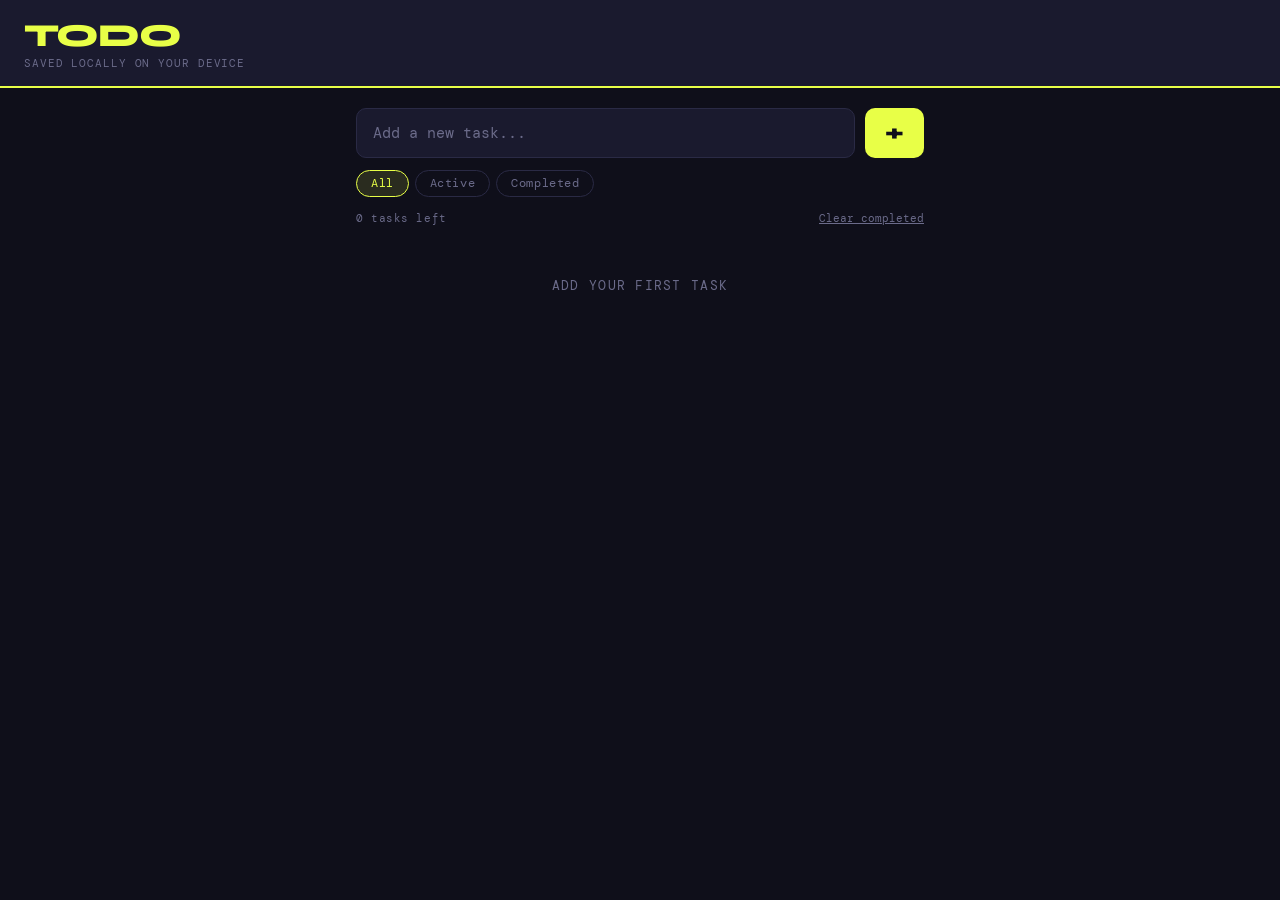
<file: index.html>
<!DOCTYPE html>
<html lang="en">
<head>
  <meta charset="UTF-8" />
  <meta name="viewport" content="width=device-width, initial-scale=1.0" />
  <meta name="theme-color" content="#1a1a2e" />
  <meta name="apple-mobile-web-app-capable" content="yes" />
  <link rel="stylesheet" href="styles.css">
  <title>Todo App</title>
  
</head>
<body>

<header>
  <h1>TODO</h1>
  <p>Saved locally on your device</p>
</header>

<div class="input-area">
  <div class="input-row">
    <input type="text" id="todoInput" placeholder="Add a new task..." maxlength="200" />
    <button id="addBtn" aria-label="Add todo">+</button>
  </div>
  <div class="filters">
    <button class="active" data-filter="all">All</button>
    <button data-filter="active">Active</button>
    <button data-filter="completed">Completed</button>
  </div>
</div>

<div class="footer-bar">
  <span id="countLabel">0 tasks</span>
  <button class="clear-btn" id="clearBtn">Clear completed</button>
</div>

<div class="list" id="todoListThisWeek"></div>

<script>
  const input = document.getElementById('todoInput');
  const addBtn = document.getElementById('addBtn');
  const listThisWeekEl = document.getElementById('todoListThisWeek');
  const countLabel = document.getElementById('countLabel');
  const clearBtn = document.getElementById('clearBtn');
  const filterBtns = document.querySelectorAll('.filters button');

  let todos = JSON.parse(localStorage.getItem('todos') || '[]');
  let filter = 'all';

  function save() {
    localStorage.setItem('todos', JSON.stringify(todos));
  }

  function addTodo() {
    const text = input.value.trim();
    if (!text) return;
    todos.unshift({ id: Date.now(), text, done: false });
    input.value = '';
    save();
    renderThisWeek();
  }

  function toggleTodo(id) {
    const t = todos.find(t => t.id === id);
    if (t) t.done = !t.done;
    save();
    renderThisWeek();
  }

  function deleteTodo(id) {
    todos = todos.filter(t => t.id !== id);
    save();
    renderThisWeek();
  }

  function clearCompleted() {
    todos = todos.filter(t => !t.done);
    save();
    renderThisWeek();
  }

  function renderThisWeek() {
    console.log(JSON.stringify(todos, null, 2));
    const filtered = todos.filter(t => {
      if (filter === 'active') return !t.done;
      if (filter === 'completed') return t.done;
      return true;
    });

    const active = todos.filter(t => !t.done).length;
    countLabel.textContent = `${active} task${active !== 1 ? 's' : ''} left`;

    listThisWeekEl.innerHTML = filtered.length === 0
      ? `<p class="empty">${filter === 'completed' ? 'No completed tasks' : filter === 'active' ? 'Nothing to do!' : 'Add your first task'}</p>`
      : filtered.map(t => `
          <div class="todo-item ${t.done ? 'done' : ''}">
            <button class="check-btn" onclick="toggleTodo(${t.id})" aria-label="Toggle">✓</button>
            <span class="todo-text">${escapeHtml(t.text)}</span>
            <button class="del-btn" onclick="deleteTodo(${t.id})" aria-label="Delete">✕</button>
          </div>
        `).join('');
  }

  function escapeHtml(str) {
    return str.replace(/&/g,'&amp;').replace(/</g,'&lt;').replace(/>/g,'&gt;').replace(/"/g,'&quot;');
  }

  addBtn.addEventListener('click', addTodo);
  input.addEventListener('keydown', e => { if (e.key === 'Enter') addTodo(); });
  clearBtn.addEventListener('click', clearCompleted);

  filterBtns.forEach(btn => {
    btn.addEventListener('click', () => {
      filter = btn.dataset.filter;
      filterBtns.forEach(b => b.classList.remove('active'));
      btn.classList.add('active');
      renderThisWeek();
    });
  });

  renderThisWeek();

  // Register service worker for offline use
  if ('serviceWorker' in navigator) {
    const swCode = `
      const CACHE = 'todo-v1';
      self.addEventListener('install', e => {
        e.waitUntil(caches.open(CACHE).then(c => c.addAll(['./', './index.html'])));
      });
      self.addEventListener('fetch', e => {
        e.respondWith(caches.match(e.request).then(r => r || fetch(e.request)));
      });
    `;
    const blob = new Blob([swCode], { type: 'application/javascript' });
    const swUrl = URL.createObjectURL(blob);
    navigator.serviceWorker.register(swUrl).catch(() => {});
  }
</script>
</body>
</html>
</file>
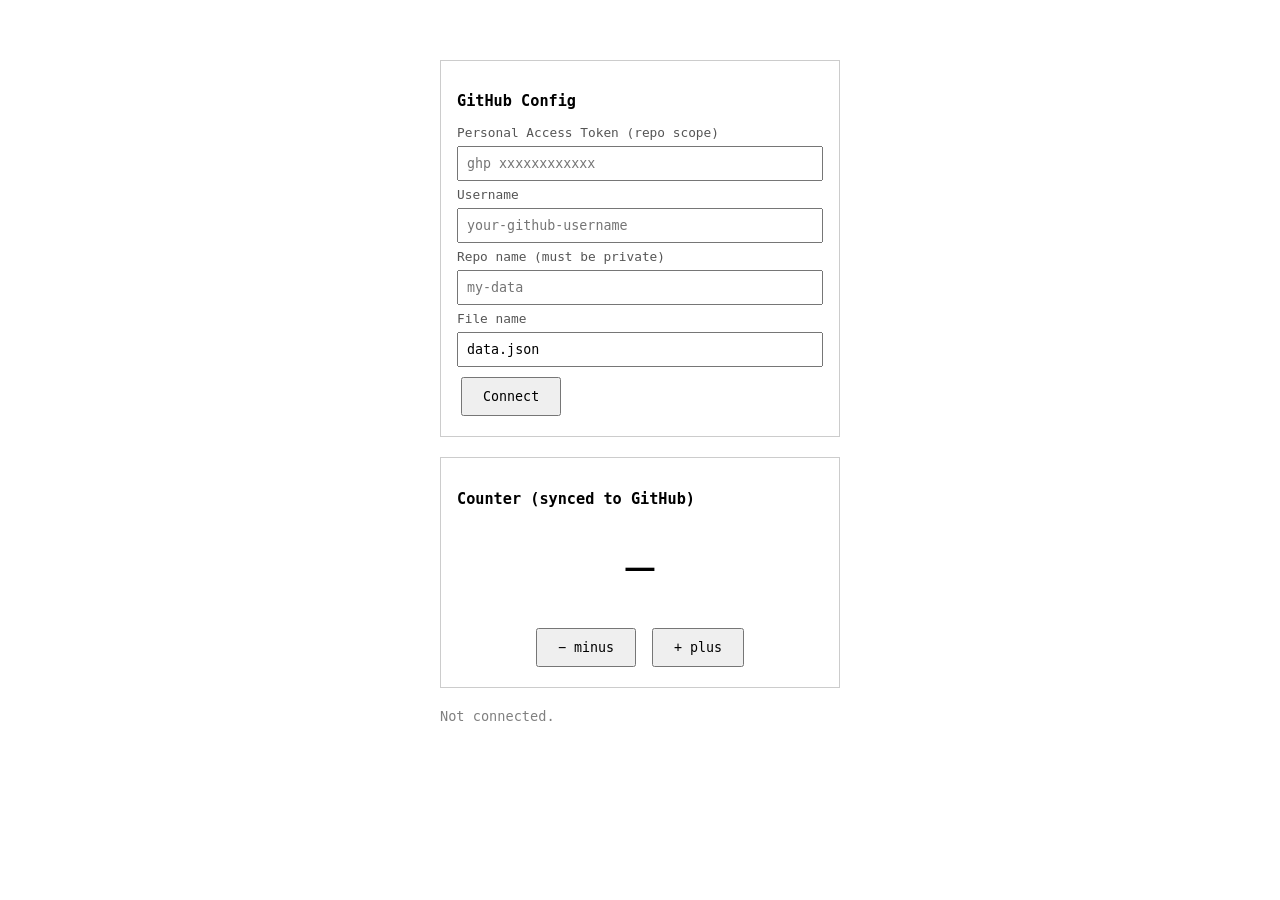
<file: github-sync-example.html>
<!DOCTYPE html>
<html lang="en">
<head>
  <meta charset="UTF-8" />
  <title>GitHub Sync Example</title>
  <style>
    body { font-family: monospace; max-width: 400px; margin: 60px auto; padding: 0 20px; }
    input { width: 100%; margin: 6px 0; padding: 8px; font-family: monospace; box-sizing: border-box; }
    button { padding: 10px 20px; margin: 4px; font-family: monospace; cursor: pointer; }
    #status { margin-top: 20px; color: gray; font-size: 0.85rem; }
    #counter { font-size: 3rem; text-align: center; margin: 30px 0; }
    .section { border: 1px solid #ccc; padding: 16px; margin-bottom: 20px; }
    label { font-size: 0.8rem; color: #555; }
  </style>
</head>
<body>

  <!-- Step 1: Configuration -->
  <div class="section">
    <h3>GitHub Config</h3>

    <label>Personal Access Token (repo scope)</label>
    <input type="password" id="token" placeholder="ghp_xxxxxxxxxxxx" />

    <label>Username</label>
    <input type="text" id="username" placeholder="your-github-username" />

    <label>Repo name (must be private)</label>
    <input type="text" id="repo" placeholder="my-data" />

    <label>File name</label>
    <input type="text" id="filepath" value="data.json" />

    <button onclick="connect()">Connect</button>
  </div>

  <!-- Step 2: The actual app -->
  <div class="section">
    <h3>Counter (synced to GitHub)</h3>
    <div id="counter">–</div>
    <div style="text-align:center">
      <button onclick="change(-1)">− minus</button>
      <button onclick="change(+1)">+ plus</button>
    </div>
  </div>

  <div id="status">Not connected.</div>

<script>
  // ── The data we want to sync ──────────────────────────────────
  // Just a plain object. You can put anything in here.
  let data = { count: 0 };

  // This holds the file's SHA — GitHub needs it to overwrite a file.
  let sha = null;

  // ── Helpers to build the GitHub API URL and headers ───────────
  function url() {
    const u = id('username').value.trim();
    const r = id('repo').value.trim();
    const f = id('filepath').value.trim();
    return `https://api.github.com/repos/${u}/${r}/contents/${f}`;
  }

  function headers() {
    return {
      'Authorization': `token ${id('token').value.trim()}`,
      'Accept':        'application/vnd.github+json',
      'Content-Type':  'application/json'
    };
  }

  // ── LOAD: read the file from GitHub ──────────────────────────
  async function connect() {
    status('Loading…');
    try {
      const res = await fetch(url(), { headers: headers() });

      if (res.status === 404) {
        // File doesn't exist yet — that's fine, we'll create it on first save
        sha  = null;
        data = { count: 0 };
        render();
        status('Connected. File does not exist yet — it will be created on first save.');
        return;
      }

      if (!res.ok) throw new Error(`HTTP ${res.status}`);

      const file = await res.json();

      // GitHub returns the file content as Base64 — decode it
      sha  = file.sha;
      data = JSON.parse(atob(file.content.replace(/\n/g, '')));

      render();
      status('Loaded from GitHub. SHA: ' + sha);

    } catch (e) {
      status('Error: ' + e.message);
    }
  }

  // ── SAVE: write the file back to GitHub ───────────────────────
  async function save() {
    status('Saving…');
    try {
      // Encode our data object as Base64 (GitHub requires this)
      const content = btoa(JSON.stringify(data, null, 2));

      const body = {
        message: 'update data',   // this becomes the git commit message
        content: content,
        ...(sha ? { sha } : {})   // if file exists, include SHA; if new, omit it
      };

      const res = await fetch(url(), {
        method:  'PUT',
        headers: headers(),
        body:    JSON.stringify(body)
      });

      if (!res.ok) throw new Error(`HTTP ${res.status}`);

      const result = await res.json();
      sha = result.content.sha;   // update SHA for next save

      status('Saved! New SHA: ' + sha);

    } catch (e) {
      status('Save error: ' + e.message);
    }
  }

  // ── App logic ─────────────────────────────────────────────────
  function change(amount) {
    data.count += amount;
    render();
    save();
  }

  function render() {
    id('counter').textContent = data.count;
  }

  // ── Utilities ─────────────────────────────────────────────────
  function id(x)  { return document.getElementById(x); }
  function status(msg) { id('status').textContent = msg; }
</script>
</body>
</html>
<!--test-->
</file>
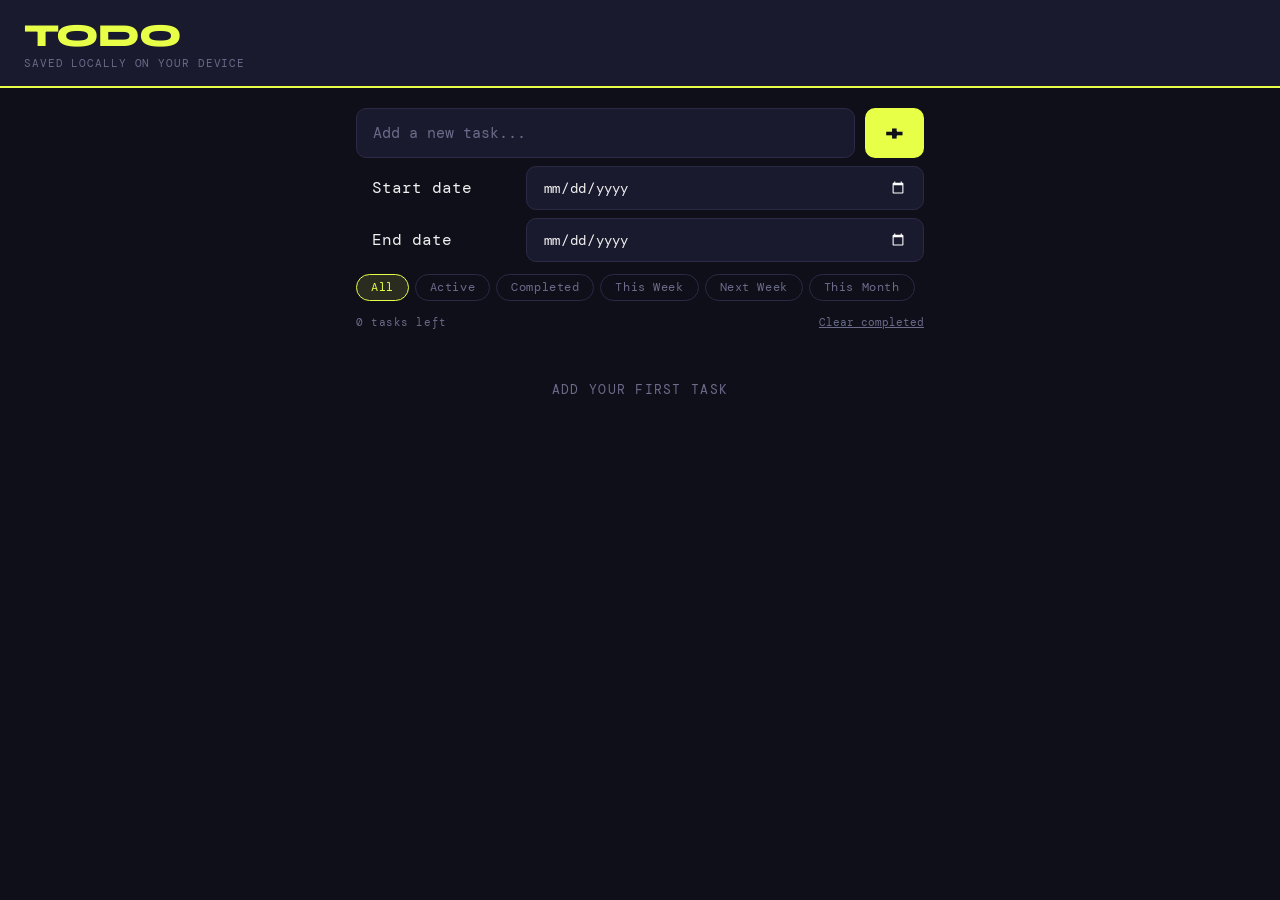
<file: index2.html>
<!DOCTYPE html>
<html lang="en">
<head>
  <meta charset="UTF-8" />
  <meta name="viewport" content="width=device-width, initial-scale=1.0" />
  <meta name="theme-color" content="#1a1a2e" />
  <meta name="apple-mobile-web-app-capable" content="yes" />
  <link rel="stylesheet" href="styles.css">
  <title>Todo App</title>
</head>
<body>

<header>
  <h1>TODO</h1>
  <p>Saved locally on your device</p>
</header>

<div class="input-area">
  <div class="input-row">
    <input type="text" id="todoInput" placeholder="Add a new task..." maxlength="200" />
    <button id="addBtn" aria-label="Add todo">+</button>
  </div>
  <div class="date-row">
    <span>Start date</span>
    <input type="date" id="startDateInput" />
  </div>
  <div class="date-row">
    <span>End date</span>
    <input type="date" id="endDateInput" />
  </div>
  <div class="filters">
    <button class="active" data-filter="all">All</button>
    <button data-filter="active">Active</button>
    <button data-filter="completed">Completed</button>
    <button data-filter="week">This Week</button>
    <button data-filter="nextweek">Next Week</button>
    <button data-filter="month">This Month</button>
  </div>
</div>

<div class="footer-bar">
  <span id="countLabel">0 tasks</span>
  <button class="clear-btn" id="clearBtn">Clear completed</button>
</div>

<div class="list" id="todoList"></div>

<script>
  // Select all control elements to global variables
  // input#todoInput
  const input = document.getElementById('todoInput');
  // input#startDateInput
  const startDateInput = document.getElementById('startDateInput');
    // input#endDateInput
  const endDateInput = document.getElementById('endDateInput');
  // button#addBtn
  const addBtn = document.getElementById('addBtn');
  // div#todoList.list
  const listEl = document.getElementById('todoList');
  // span#countLabel
  const countLabel = document.getElementById('countLabel');
  // button#clearBtn.clear-btn
  const clearBtn = document.getElementById('clearBtn');
  // div.filters select all buttons in .filters class
  const filterBtns = document.querySelectorAll('.filters button');

  // parse todos file in local storage into todos array of objects 
  //  if null parse empty array
  // global todos array
  let todos = JSON.parse(localStorage.getItem('todos') || '[]');
  // global variable filter
  let filter = 'all';

  function save() {
    //save todos array of object in a nice JSON file into todos in local storage
    localStorage.setItem('todos', JSON.stringify(todos));
  }

  function addTodo() {
    // value.trim() of a text control element
    const text = input.value.trim();
    // if empty return nothing
    if (!text) return;
    // take the startDateInput value or null if startDateInput is null and into date local in-function variable
    const startDate = startDateInput.value || null;
        // take the startDateInput value or null if startDateInput is null and into date local in-function variable
    const endDate = endDateInput.value || null;
    // push the todo inside the todo array in the beginning of the array, use Date.now() which is long number and unique fit for id
    todos.unshift({ id: Date.now(), text, startDate, endDate, done: false });
    // Clear the input control element
    input.value = '';
    // Clear the date control element date value
    startDateInput.value = '';
    endDateInput.value = '';
    save();
    render();
  }

  function toggleTodo(id) {
    // find - array search by property of an object
    // gets id of todo, find it and invert it's value true -> false, false -> true
    const t = todos.find(t => t.id === id);
    if (t) t.done = !t.done;
    save();
    render();
  }

  function deleteTodo(id) {
    // array.filter - keeps what is true in array
    // keep all items that don't match this id (the deleted one)
    // irreversable action
    todos = todos.filter(t => t.id !== id);
    save();
    render();
  }

  function clearCompleted() {
    // array.filter - keeps what is true in array
    // keep only "not done" tasks
    // irreversable action 
    todos = todos.filter(t => !t.done);
    save();
    render();
  }
 /*
  function isThisWeek(dateStr) {
    // if dateStr is null do nothing
    if (!dateStr) return false;
    // Date constuctor - no parameters means today's date and time
    const today = new Date();
    // setHours(hoursValue, minutesValue, secondsValue, msValue)
    // set hours all 0
    today.setHours(0, 0, 0, 0);
    // getDay gets the distance to sunday (days since Sunday)  0=Sun 1=mon 2=tue ...
    const day = today.getDay();
    
    // diffToSun gets days since Sunday 
    const diffToSun = day;
    // Date constuctor - the date of today
    const weekStart = new Date(today);
    // weekStart will contain the week start date by substracting diffToSun to todays date
    weekStart.setDate(today.getDate() - diffToSun);
    // Date constructor - the date of weekStart
    const weekEnd = new Date(weekStart);
    // weekEnd will contain the week end date by adding 6 to weekStart
    weekEnd.setDate(weekStart.getDate() + 6);
    // variable d will have the date of dataStr parameter to the function
    const d = new Date(dateStr + 'T00:00:00');
    // return true if it is between weekStart and weekEnd
    return d >= weekStart && d <= weekEnd;
  }
*/
function isThisMonth(startDateStr, endDateStr) {
  // if startDateStr is null do nothing
  if (!startDateStr) return false;

  // Date constructor - no parameters means today's date and time
  const today = new Date();

  // monthStart is the first day of the current month
  const monthStart = new Date(today.getFullYear(), today.getMonth(), 1);
  // monthEnd is the last day of the current month
  // day 0 of next month = last day of current month
  const monthEnd = new Date(today.getFullYear(), today.getMonth() + 1, 0);

  // variable start will have the date of startDateStr parameter to the function
  const start = new Date(startDateStr + 'T00:00:00');
  // if no endDateStr, treat the task as a single day (end = start)
  const end = endDateStr ? new Date(endDateStr + 'T00:00:00') : start;

  // return true if the range [start, end] overlaps with [monthStart, monthEnd]
  // overlap condition: start is before or on monthEnd AND end is on or after monthStart
  return start <= monthEnd && end >= monthStart;
}

function isNextWeek(startDateStr, endDateStr) {
  // if startDateStr is null do nothing
  if (!startDateStr) return false;

  // Date constructor - no parameters means today's date and time
  const today = new Date();
  // set hours all 0
  today.setHours(0, 0, 0, 0);

  // getDay gets the distance to sunday (days since Sunday) 0=Sun 1=mon 2=tue ...
  const day = today.getDay();

  // diffToSun gets days since Sunday
  const diffToSun = day;
  // Date constructor - the date of today
  const thisWeekStart = new Date(today);
  // thisWeekStart will contain this week's start date by subtracting diffToSun from today's date
  thisWeekStart.setDate(today.getDate() - diffToSun);

  // nextWeekStart is 7 days after thisWeekStart
  const nextWeekStart = new Date(thisWeekStart);
  nextWeekStart.setDate(thisWeekStart.getDate() + 7);
  // nextWeekEnd is 6 days after nextWeekStart
  const nextWeekEnd = new Date(nextWeekStart);
  nextWeekEnd.setDate(nextWeekStart.getDate() + 6);

  // variable start will have the date of startDateStr parameter to the function
  const start = new Date(startDateStr + 'T00:00:00');
  // if no endDateStr, treat the task as a single day (end = start)
  const end = endDateStr ? new Date(endDateStr + 'T00:00:00') : start;

  // return true if the range [start, end] overlaps with [nextWeekStart, nextWeekEnd]
  // overlap condition: start is before or on nextWeekEnd AND end is on or after nextWeekStart
  return start <= nextWeekEnd && end >= nextWeekStart;
}

function isThisWeek(startDateStr, endDateStr) {
  // if startDateStr is null do nothing
  if (!startDateStr) return false;

  // Date constructor - no parameters means today's date and time
  const today = new Date();
  // set hours all 0
  today.setHours(0, 0, 0, 0);

  // getDay gets the distance to sunday (days since Sunday) 0=Sun 1=mon 2=tue ...
  const day = today.getDay();

  // diffToSun gets days since Sunday
  const diffToSun = day;
  // Date constructor - the date of today
  const weekStart = new Date(today);
  // weekStart will contain the week start date by subtracting diffToSun to today's date
  weekStart.setDate(today.getDate() - diffToSun);
  // Date constructor - the date of weekStart
  const weekEnd = new Date(weekStart);
  // weekEnd will contain the week end date by adding 6 to weekStart
  weekEnd.setDate(weekStart.getDate() + 6);

  // variable start will have the date of startDateStr parameter to the function
  const start = new Date(startDateStr + 'T00:00:00');
  // if no endDateStr, treat the task as a single day (end = start)
  const end = endDateStr ? new Date(endDateStr + 'T00:00:00') : start;

  // return true if the range [start, end] overlaps with [weekStart, weekEnd]
  // overlap condition: start is before or on weekEnd AND end is on or after weekStart
  return start <= weekEnd && end >= weekStart;
}

  function render() {
    // new array filtered will contain tasks filtered using filter variable
    const filtered = todos.filter(t => {
      if (filter === 'active') return !t.done;
      if (filter === 'completed') return t.done;
      if (filter === 'week') return isThisWeek(t.startDate, t.endDate);
      if (filter === 'nextweek') return isNextWeek(t.startDate, t.endDate);
      if (filter === 'month') return isThisMonth(t.startDate, t.endDate);
      return true;
    });
    // new variable active will contain the length of the todo array
    // countLable control element will hold text - x tasks left and if x=1 it will be 1 task left
    const active = todos.filter(t => !t.done).length;
    countLabel.textContent = `${active} task${active !== 1 ? 's' : ''} left`;

    // HTML element called #todoList.list text is as following: if no todo write empty message if not
    // Take filtered array and on each element use todoHTML on it and then join into a single string 
    listEl.innerHTML = filtered.length === 0
      ? emptyMessage()
      : filtered.map(todoHTML).join('');
  }

  function emptyMessage() {
    // create an object named messages with properties of filter variable values
    // looks for the value inside filter global variable
    // return a HTML paragraph class 'empty' with the relevant text.
    const messages = {
      completed: 'No completed tasks',
      active: 'Nothing to do!',
      week: 'No tasks this week'
    };
    return `<p class="empty">${messages[filter] || 'Add your first task'}</p>`;
  }

  function todoHTML(t) {
  // add HTML div in class "todo-item done" or "todo-item" if not done
      // add button in class check-btn fire "toggleTodo" function with task id as a param
      // add div of class "todo-body"
          // add span element in class "todo-text" and fix it's text for special chars
          // if t.startDate not null - add span with calendar emoji with class "todo-date" fire startEditStartDate with task id as param
          // if t.startDate null - add button with text "+ add start date" with class "no-date-btn" fire startEditStartDate(task id)
          // add date input element hidden with text t.startDate or '' with special id "start-date-edit-[task id]" changing it fire updateStartDate(task_id and this as input element value)
          // clicking outside the element fire cancelEditDate(task_id)
      // add button with "X" text with class "del-btn" firing "deleteTodo(task id)" 
    return `
      <div class="todo-item ${t.done ? 'done' : ''}">
        <button class="check-btn" onclick="toggleTodo(${t.id})" aria-label="Toggle">✓</button>
        <div class="todo-body">
          <span class="todo-text">${escapeHtml(t.text)}</span>
          
          ${t.startDate
            ? `<span class="todo-date" onclick="startEditStartDate(${t.id})">Start Date: 📅 ${formatDate(t.startDate)} 
               <button class="clear-date-btn" onclick="clearStartDate(${t.id})">X</button></span> `
            : `<button class="no-date-btn" onclick="startEditStartDate(${t.id})">+ add start date</button>`
          }
          
          <input class="inline-date-input" id="start-date-edit-${t.id}" type="date"
            style="display:none" value="${t.date || ''}"
            onchange="updateStartDate(${t.id}, this.value)"
            onblur="cancelEditStartDate(${t.id})" />

          ${t.endDate
            ? `<span class="todo-date" onclick="startEditEndDate(${t.id})">Due Date: 📅 ${formatDate(t.endDate)} 
               <button class="clear-date-btn" onclick="clearEndDate(${t.id})">X</button></span> `
               
            
            : `<button class="no-date-btn" onclick="startEditEndDate(${t.id})">+ add end date</button>`
          }

            <input class="inline-date-input" id="end-date-edit-${t.id}" type="date"
            style="display:none" value="${t.date || ''}"
            onchange="updateEndDate(${t.id}, this.value)"
            onblur="cancelEditEndDate(${t.id})" />

        </div>
        <button class="del-btn" onclick="deleteTodo(${t.id})" aria-label="Delete">✕</button>
      </div>
    `;
  }

  function startEditStartDate(id) {
    // select startDate input element after clicking startDate span 📅 [startDate] or clicking the + add start Date button .no-start-date-btn
    // display the startdate input element and focus if el not null if el null do nothing 
    const el = document.getElementById('start-date-edit-' + id);
    if (!el) return;
    el.style.display = 'block';
    el.focus();
  }

  function startEditEndDate(id) {
    // select startDate input element after clicking startDate span 📅 [startDate] or clicking the + add start Date button .no-start-date-btn
    // display the startdate input element and focus if el not null if el null do nothing 
    const el = document.getElementById('end-date-edit-' + id);
    if (!el) return;
    el.style.display = 'block';
    el.focus();
  }

  function cancelEditStartDate(id) {
    // when clicking outside the startDate element in todoHTML(t)
    // un-display the startDate input element
    const el = document.getElementById('start-date-edit-' + id);
    if (el) el.style.display = 'none';
  }

  function cancelEditEndDate(id) {
    // when clicking outside the startDate element in todoHTML(t)
    // un-display the startDate input element
    const el = document.getElementById('end-date-edit-' + id);
    if (el) el.style.display = 'none';
  }

  function updateStartDate(id, value) {
    // triggered by onchange event in clicking and changing startDate in the startDate input element
    const t = todos.find(t => t.id === id);
    if (t) t.startDate = value || null;
    save();
    render();
  }

  function clearStartDate(id) {
    const t = todos.find(t => t.id === id);
    if (t) t.startDate = null;
    save();
    render();
  }

  function clearEndDate(id) {
    const t = todos.find(t => t.id === id);
    if (t) t.endDate = null;
    save();
    render();
  }

  function updateEndDate(id, value) {
    // triggered by onchange event in clicking and changing startDate in the startDate input element
    const t = todos.find(t => t.id === id);
    if (t) t.endDate = value || null;
    save();
    render();
  }

  function formatDate(dateStr) {
    // Take date string and return it in format d/m/y
    const [y, m, d] = dateStr.split('-');
    return `${d}/${m}/${y}`;
  }

  function escapeHtml(str) {
    // omit special chars that could be displayed wrong in HTML text & < > ""
    return str.replace(/&/g,'&amp;').replace(/</g,'&lt;').replace(/>/g,'&gt;').replace(/"/g,'&quot;');
  }

  // add event listener on addBtn run addTodo on click
  addBtn.addEventListener('click', addTodo);
  // add event listener on input box run addTodo on enter key
  input.addEventListener('keydown', e => { if (e.key === 'Enter') addTodo(); });
  // add event listener on clearBtn run clearCompleted on click
  clearBtn.addEventListener('click', clearCompleted);

  // create for each filter button event listener on click
  // if clicked change filter global variable to the button's data-[variable name] in HTML
  // remove class "active" from all buttons
  // on the current button that was clicked add class 'active'
  filterBtns.forEach(btn => {
    btn.addEventListener('click', () => {
      filter = btn.dataset.filter;
      filterBtns.forEach(b => b.classList.remove('active'));
      btn.classList.add('active');
      render();
    });
  });

  render();

  // Register service worker for offline use
  if ('serviceWorker' in navigator) {
    const swCode = `
      const CACHE = 'todo-v1';
      self.addEventListener('install', e => {
        e.waitUntil(caches.open(CACHE).then(c => c.addAll(['./', './index.html'])));
      });
      self.addEventListener('fetch', e => {
        e.respondWith(caches.match(e.request).then(r => r || fetch(e.request)));
      });
    `;
    const blob = new Blob([swCode], { type: 'application/javascript' });
    const swUrl = URL.createObjectURL(blob);
    navigator.serviceWorker.register(swUrl).catch(() => {});
  }
</script>
</body>
</html>
</file>
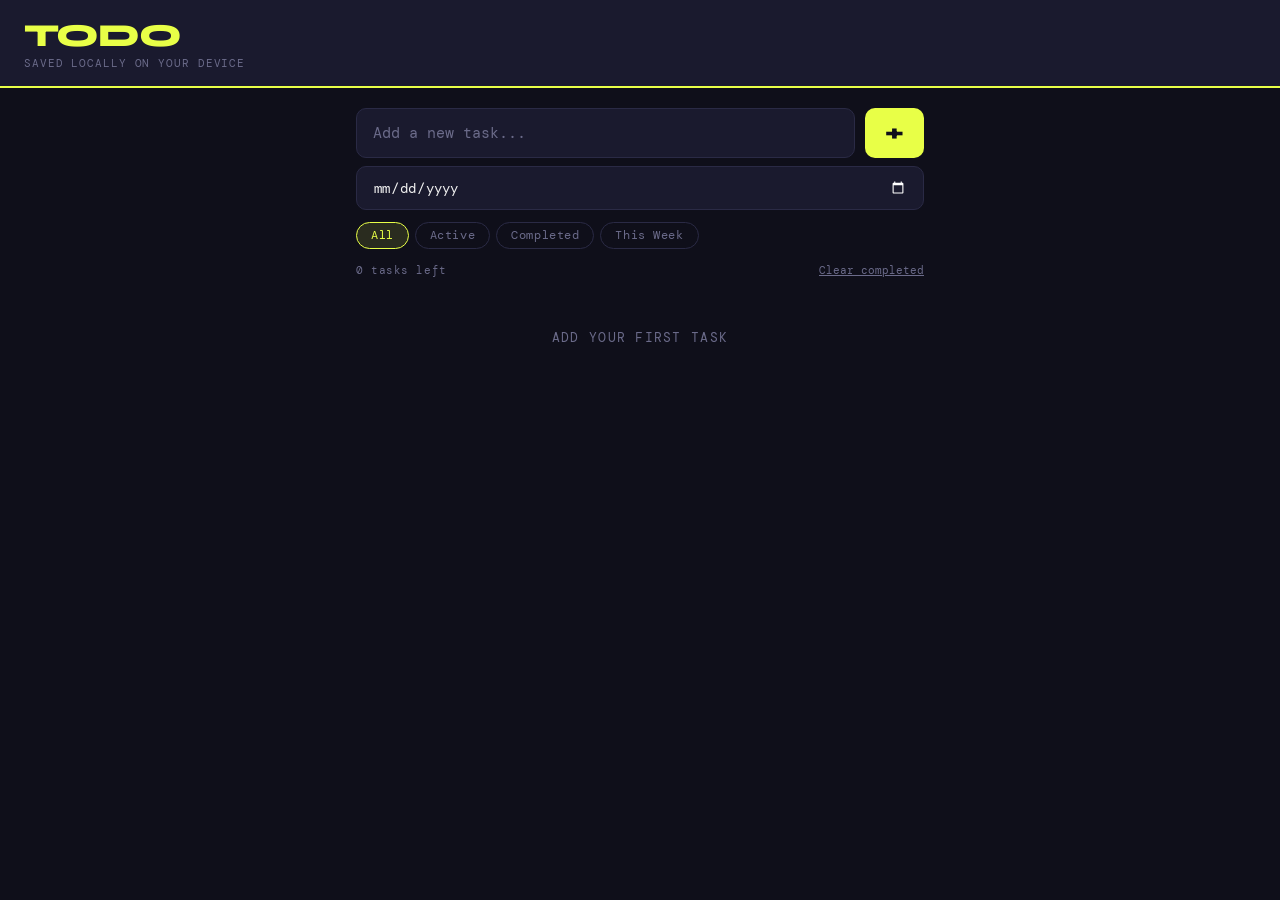
<file: index2_290426.html>
<!DOCTYPE html>
<html lang="en">
<head>
  <meta charset="UTF-8" />
  <meta name="viewport" content="width=device-width, initial-scale=1.0" />
  <meta name="theme-color" content="#1a1a2e" />
  <meta name="apple-mobile-web-app-capable" content="yes" />
  <title>Todo App</title>
  <style>
    @import url('https://fonts.googleapis.com/css2?family=DM+Mono:wght@400;500&family=Syne:wght@700;800&display=swap');

    *, *::before, *::after { box-sizing: border-box; margin: 0; padding: 0; }

    :root {
      --bg: #0f0f1a;
      --surface: #1a1a2e;
      --border: #2a2a45;
      --accent: #e8ff47;
      --accent-dim: rgba(232,255,71,0.12);
      --text: #f0f0f0;
      --muted: #6b6b8a;
      --done: #3a3a55;
    }

    body {
      background: var(--bg);
      color: var(--text);
      font-family: 'DM Mono', monospace;
      min-height: 100vh;
      padding: 0;
      display: flex;
      flex-direction: column;
      align-items: center;
    }

    header {
      width: 100%;
      background: var(--surface);
      border-bottom: 2px solid var(--accent);
      padding: 20px 24px 16px;
      position: sticky;
      top: 0;
      z-index: 10;
    }

    header h1 {
      font-family: 'Syne', sans-serif;
      font-size: 2rem;
      font-weight: 800;
      letter-spacing: -1px;
      color: var(--accent);
      line-height: 1;
    }

    header p {
      font-size: 0.7rem;
      color: var(--muted);
      margin-top: 4px;
      letter-spacing: 0.08em;
      text-transform: uppercase;
    }

    .input-area {
      width: 100%;
      max-width: 600px;
      padding: 20px 16px 12px;
    }

    .input-row {
      display: flex;
      gap: 10px;
    }

    .input-row input {
      flex: 1;
      background: var(--surface);
      border: 1.5px solid var(--border);
      border-radius: 10px;
      padding: 14px 16px;
      font-family: 'DM Mono', monospace;
      font-size: 0.95rem;
      color: var(--text);
      outline: none;
      transition: border-color 0.2s;
    }

    .input-row input::placeholder { color: var(--muted); }
    .input-row input:focus { border-color: var(--accent); }

    .input-row button {
      background: var(--accent);
      color: #0f0f1a;
      border: none;
      border-radius: 10px;
      padding: 0 20px;
      font-family: 'Syne', sans-serif;
      font-size: 1.5rem;
      font-weight: 800;
      cursor: pointer;
      transition: opacity 0.15s, transform 0.1s;
      line-height: 1;
    }

    .input-row button:active { opacity: 0.8; transform: scale(0.96); }

    .filters {
      display: flex;
      gap: 6px;
      margin-top: 12px;
    }

    .filters button {
      background: none;
      border: 1.5px solid var(--border);
      border-radius: 20px;
      padding: 5px 14px;
      font-family: 'DM Mono', monospace;
      font-size: 0.72rem;
      color: var(--muted);
      cursor: pointer;
      transition: all 0.15s;
      letter-spacing: 0.05em;
    }

    .filters button.active {
      border-color: var(--accent);
      color: var(--accent);
      background: var(--accent-dim);
    }

    .list {
      width: 100%;
      max-width: 600px;
      padding: 4px 16px 80px;
      display: flex;
      flex-direction: column;
      gap: 8px;
    }

    .empty {
      text-align: center;
      color: var(--muted);
      font-size: 0.8rem;
      padding: 48px 0;
      letter-spacing: 0.1em;
      text-transform: uppercase;
    }

    .todo-item {
      display: flex;
      align-items: center;
      gap: 12px;
      background: var(--surface);
      border: 1.5px solid var(--border);
      border-radius: 12px;
      padding: 14px 14px;
      transition: border-color 0.2s, opacity 0.2s;
      animation: slideIn 0.18s ease;
    }

    @keyframes slideIn {
      from { opacity: 0; transform: translateY(-6px); }
      to   { opacity: 1; transform: translateY(0); }
    }

    .todo-item.done {
      opacity: 0.5;
      border-color: var(--done);
    }

    .todo-item.done .todo-text {
      text-decoration: line-through;
      color: var(--muted);
    }

    .check-btn {
      width: 24px;
      height: 24px;
      min-width: 24px;
      border-radius: 50%;
      border: 2px solid var(--border);
      background: none;
      cursor: pointer;
      display: flex;
      align-items: center;
      justify-content: center;
      transition: all 0.15s;
      font-size: 0.8rem;
      color: transparent;
    }

    .todo-item.done .check-btn {
      background: var(--accent);
      border-color: var(--accent);
      color: #0f0f1a;
    }

    .todo-text {
      flex: 1;
      font-size: 0.92rem;
      line-height: 1.4;
      word-break: break-word;
    }

    .del-btn {
      background: none;
      border: none;
      color: var(--muted);
      cursor: pointer;
      font-size: 1.1rem;
      padding: 4px 6px;
      border-radius: 6px;
      transition: color 0.15s, background 0.15s;
      line-height: 1;
    }

    .del-btn:active { color: #ff6b6b; background: rgba(255,107,107,0.1); }

    .footer-bar {
      width: 100%;
      max-width: 600px;
      padding: 0 16px;
      display: flex;
      justify-content: space-between;
      align-items: center;
      font-size: 0.7rem;
      color: var(--muted);
      letter-spacing: 0.05em;
      margin-top: 2px;
    }

    .clear-btn {
      background: none;
      border: none;
      color: var(--muted);
      font-family: 'DM Mono', monospace;
      font-size: 0.7rem;
      cursor: pointer;
      text-decoration: underline;
      padding: 0;
    }

    .clear-btn:active { color: #ff6b6b; }

    .date-row {
      margin-top: 8px;
    }

    .date-row input[type="date"] {
      width: 100%;
      background: var(--surface);
      border: 1.5px solid var(--border);
      border-radius: 10px;
      padding: 11px 16px;
      font-family: 'DM Mono', monospace;
      font-size: 0.88rem;
      color: var(--text);
      outline: none;
      transition: border-color 0.2s;
      color-scheme: dark;
    }

    .date-row input[type="date"]:focus { border-color: var(--accent); }

    .todo-date {
      font-size: 0.68rem;
      color: var(--accent);
      margin-top: 3px;
      letter-spacing: 0.04em;
    }

    .todo-item.done .todo-date { color: var(--muted); }

    .todo-date {
      font-size: 0.68rem;
      color: var(--accent);
      margin-top: 3px;
      letter-spacing: 0.04em;
      cursor: pointer;
      display: inline-flex;
      align-items: center;
      gap: 4px;
    }

    .todo-date:hover { opacity: 0.8; }

    .no-date-btn {
      background: none;
      border: none;
      font-family: 'DM Mono', monospace;
      font-size: 0.65rem;
      color: var(--muted);
      cursor: pointer;
      padding: 2px 0;
      margin-top: 3px;
      letter-spacing: 0.04em;
      text-decoration: underline dashed;
      text-underline-offset: 2px;
    }

    .no-date-btn:active { color: var(--accent); }

    .inline-date-input {
      background: var(--bg);
      border: 1.5px solid var(--accent);
      border-radius: 7px;
      padding: 4px 8px;
      font-family: 'DM Mono', monospace;
      font-size: 0.75rem;
      color: var(--text);
      outline: none;
      margin-top: 4px;
      color-scheme: dark;
      width: 100%;
      flex: 1;
      display: flex;
      flex-direction: column;
      min-width: 0;
    }
  </style>
</head>
<body>

<header>
  <h1>TODO</h1>
  <p>Saved locally on your device</p>
</header>

<div class="input-area">
  <div class="input-row">
    <input type="text" id="todoInput" placeholder="Add a new task..." maxlength="200" />
    <button id="addBtn" aria-label="Add todo">+</button>
  </div>
  <div class="date-row">
    <input type="date" id="dateInput" />
  </div>
  <div class="filters">
    <button class="active" data-filter="all">All</button>
    <button data-filter="active">Active</button>
    <button data-filter="completed">Completed</button>
    <button data-filter="week">This Week</button>
  </div>
</div>

<div class="footer-bar">
  <span id="countLabel">0 tasks</span>
  <button class="clear-btn" id="clearBtn">Clear completed</button>
</div>

<div class="list" id="todoList"></div>

<script>
  // Select all control elements
  const input = document.getElementById('todoInput');
  const dateInput = document.getElementById('dateInput');
  const addBtn = document.getElementById('addBtn');
  const listEl = document.getElementById('todoList');
  const countLabel = document.getElementById('countLabel');
  const clearBtn = document.getElementById('clearBtn');
  const filterBtns = document.querySelectorAll('.filters button');

  // parse todos file in local storage into todos array of objects 
  //  if null parse empty array
  let todos = JSON.parse(localStorage.getItem('todos') || '[]');
  let filter = 'all';

  function save() {
    //save todos array of object in a nice JSON file into todos in local storage
    localStorage.setItem('todos', JSON.stringify(todos));
  }

  function addTodo() {
    // value.trim() of a text control element
    // value of date control element
    // array.unshift()
    // take the text inside the input box control element put into text local in-function variable
    // trim any spaces before or after
    const text = input.value.trim();
    // if empty return nothing
    if (!text) return;
    // take the dateInput value or null if dateInput is null and into date local in-function variable
    const date = dateInput.value || null;
    // push the todo inside the todo array in the beginning of the array, use Date.now() which is long number and unique fit for id
    todos.unshift({ id: Date.now(), text, date, done: false });
    // Clear the input control element
    input.value = '';
    // Clear the date control element date value
    dateInput.value = '';
    save();
    render();
  }

  function toggleTodo(id) {
    // find - array search by property of an object
    // gets id of todo, find it and invert it's value true -> false, false -> true
    const t = todos.find(t => t.id === id);
    if (t) t.done = !t.done;
    save();
    render();
  }

  function deleteTodo(id) {
    // array.filter - keeps what is true in array
    // keep all items that don't match this id (the deleted one)
    // irreversable action
    todos = todos.filter(t => t.id !== id);
    save();
    render();
  }

  function clearCompleted() {
    // array.filter - keeps what is true in array
    // keep only "not done" tasks
    // irreversable action 
    todos = todos.filter(t => !t.done);
    save();
    render();
  }

  function isThisWeek(dateStr) {
    // if dateStr is null do nothing
    if (!dateStr) return false;
    // Date constuctor - no parameters means today's date and time
    const today = new Date();
    // setHours(hoursValue, minutesValue, secondsValue, msValue)
    // set hours all 0
    today.setHours(0, 0, 0, 0);
    // getDay gets the distance to sunday (days since Sunday)  0=Sun 1=mon 2=tue ...
    const day = today.getDay();
    
    // diffToSun gets days since Sunday 
    const diffToSun = day;
    // Date constuctor - the date of today
    const weekStart = new Date(today);
    // weekStart will contain the week start date by substracting diffToSun to todays date
    weekStart.setDate(today.getDate() - diffToSun);
    // Date constructor - the date of weekStart
    const weekEnd = new Date(weekStart);
    // weekEnd will contain the week end date by adding 6 to weekStart
    weekEnd.setDate(weekStart.getDate() + 6);
    // variable d will have the date of dataStr parameter to the function
    const d = new Date(dateStr + 'T00:00:00');
    // return true if it is between weekStart and weekEnd
    return d >= weekStart && d <= weekEnd;
  }

  function render() {
    // new array filtered will contain tasks filtered using filter variable
    const filtered = todos.filter(t => {
      if (filter === 'active') return !t.done;
      if (filter === 'completed') return t.done;
      if (filter === 'week') return isThisWeek(t.date);
      return true;
    });
    // new variable active will contain the length of the todo array
    // countLable control element will hold text - x tasks left and if x=1 it will be 1 task left
    const active = todos.filter(t => !t.done).length;
    countLabel.textContent = `${active} task${active !== 1 ? 's' : ''} left`;

    // HTML element called #todoList.list text is as following: if no todo write empty message if not
    // Take filtered array and on each element use todoHTML on it and then join into a single string 
    listEl.innerHTML = filtered.length === 0
      ? emptyMessage()
      : filtered.map(todoHTML).join('');
  }

  function emptyMessage() {
    // create an object named messages with properties of filter variable values
    // looks for the value inside filter global variable
    // return a HTML paragraph class 'empty' with the relevant text.
    const messages = {
      completed: 'No completed tasks',
      active: 'Nothing to do!',
      week: 'No tasks this week'
    };
    return `<p class="empty">${messages[filter] || 'Add your first task'}</p>`;
  }

  function todoHTML(t) {
  // add HTML div in class "todo-item done" or "todo-item" if not done
      // add button in class check-btn fire "toggleTodo" function with task id as a param
      // add div of class "todo-body"
          // add span element in class "todo-text" and fix it's text for special chars
          // if t.date not null - add span with calendar emoji with class "todo-date" fire startEditDate with task id as param
          // if t.date null - add button with text "+ add date" with class "no-date-btn" fire startEditDate(task id)
          // add date input element hidden with text t.date or '' with special id "date-edit-[task id]" changing it fire updateDate(task_id and this as input element value)
          // clicking outside the element fire cancelEditDate(task_id)
      // add button with "X" text with class "del-btn" firing "deleteTodo(task id)" 
    return `
      <div class="todo-item ${t.done ? 'done' : ''}">
        <button class="check-btn" onclick="toggleTodo(${t.id})" aria-label="Toggle">✓</button>
        <div class="todo-body">
          <span class="todo-text">${escapeHtml(t.text)}</span>
          ${t.date
            ? `<span class="todo-date" onclick="startEditDate(${t.id})">📅 ${formatDate(t.date)}</span>`
            : `<button class="no-date-btn" onclick="startEditDate(${t.id})">+ add date</button>`
          }
          <input class="inline-date-input" id="date-edit-${t.id}" type="date"
            style="display:none" value="${t.date || ''}"
            onchange="updateDate(${t.id}, this.value)"
            onblur="cancelEditDate(${t.id})" />
        </div>
        <button class="del-btn" onclick="deleteTodo(${t.id})" aria-label="Delete">✕</button>
      </div>
    `;
  }

  function startEditDate(id) {
    // select date input element after clicking date span 📅 [date] or clicking the + add date button .no-date-btn
    // display the date input element and focus if el not null if el null do nothing 
    const el = document.getElementById('date-edit-' + id);
    if (!el) return;
    el.style.display = 'block';
    el.focus();
  }

  function cancelEditDate(id) {
    // when clicking outside the date element in todoHTML(t)
    // un-display the date input element
    const el = document.getElementById('date-edit-' + id);
    if (el) el.style.display = 'none';
  }

  function updateDate(id, value) {
    // triggered by onchange event in clicking and changing date in the date input element
    const t = todos.find(t => t.id === id);
    if (t) t.date = value || null;
    save();
    render();
  }

  function formatDate(dateStr) {
    // Take date string and return it in format d/m/y
    const [y, m, d] = dateStr.split('-');
    return `${d}/${m}/${y}`;
  }

  function escapeHtml(str) {
    // omit special chars that could be displayed wrong in HTML text & < > ""
    return str.replace(/&/g,'&amp;').replace(/</g,'&lt;').replace(/>/g,'&gt;').replace(/"/g,'&quot;');
  }

  // add event listener on addBtn run addTodo on click
  addBtn.addEventListener('click', addTodo);
  // add event listener on input box run addTodo on enter key
  input.addEventListener('keydown', e => { if (e.key === 'Enter') addTodo(); });
  // add event listener on clearBtn run clearCompleted on click
  clearBtn.addEventListener('click', clearCompleted);

  // create for each filter button event listener on click
  // if clicked change filter global variable to the button's data-[variable name] in HTML
  // remove class "active" from all buttons
  // on the current button that was clicked add class 'active'
  filterBtns.forEach(btn => {
    btn.addEventListener('click', () => {
      filter = btn.dataset.filter;
      filterBtns.forEach(b => b.classList.remove('active'));
      btn.classList.add('active');
      render();
    });
  });

  render();

  // Register service worker for offline use
  if ('serviceWorker' in navigator) {
    const swCode = `
      const CACHE = 'todo-v1';
      self.addEventListener('install', e => {
        e.waitUntil(caches.open(CACHE).then(c => c.addAll(['./', './index.html'])));
      });
      self.addEventListener('fetch', e => {
        e.respondWith(caches.match(e.request).then(r => r || fetch(e.request)));
      });
    `;
    const blob = new Blob([swCode], { type: 'application/javascript' });
    const swUrl = URL.createObjectURL(blob);
    navigator.serviceWorker.register(swUrl).catch(() => {});
  }
</script>
</body>
</html>
</file>
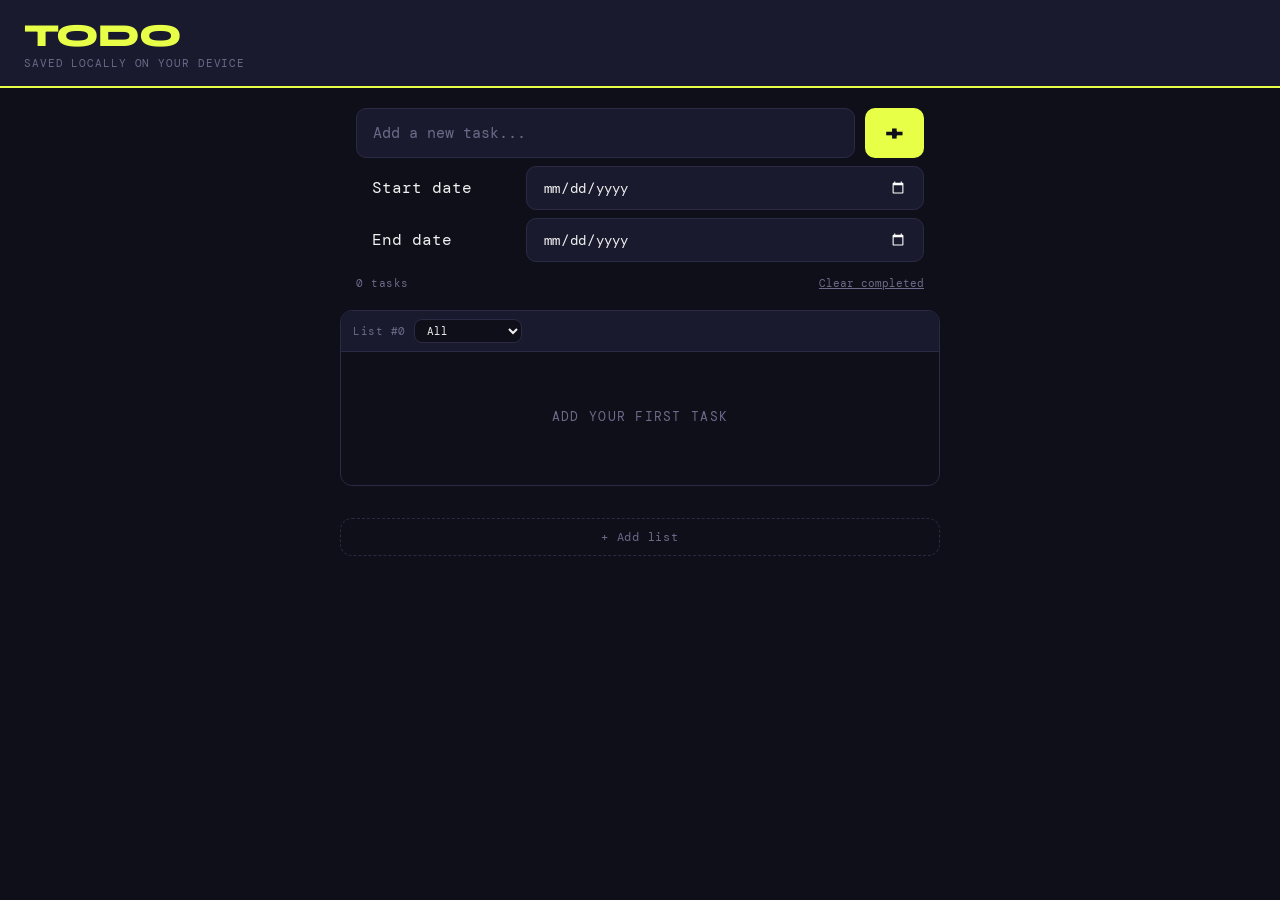
<file: index3.html>
<!DOCTYPE html>
<html lang="en">
<head>
  <meta charset="UTF-8" />
  <meta name="viewport" content="width=device-width, initial-scale=1.0" />
  <meta name="theme-color" content="#1a1a2e" />
  <meta name="apple-mobile-web-app-capable" content="yes" />
  <link rel="stylesheet" href="styles2.css">
  <title>Todo App</title>

</head>
<body>

<header>
  <h1>TODO</h1>
  <p>Saved locally on your device</p>
</header>

<div class="input-area">
  <div class="input-row">
    <input type="text" id="todoInput" placeholder="Add a new task..." maxlength="200" />
    <button id="addBtn" aria-label="Add todo">+</button>
  </div>
  <div class="date-row">
    <span>Start date</span>
    <input type="date" id="startDateInput" />
  </div>
  <div class="date-row">
    <span>End date</span>
    <input type="date" id="endDateInput" />
  </div>
</div>

<div class="footer-bar">
  <span id="countLabel">0 tasks</span>
  <button class="clear-btn" id="clearBtn">Clear completed</button>
</div>

<!-- Dynamic lists are injected here -->
<div class="lists-container" id="listsContainer"></div>

<button class="add-list-btn" id="addListBtn">+ Add list</button>

<script>
  // ── Element refs ──────────────────────────────────────────────
  const input          = document.getElementById('todoInput');
  const startDateInput = document.getElementById('startDateInput');
  const endDateInput   = document.getElementById('endDateInput');
  const addBtn         = document.getElementById('addBtn');
  const countLabel     = document.getElementById('countLabel');
  const clearBtn       = document.getElementById('clearBtn');
  const listsContainer = document.getElementById('listsContainer');
  const addListBtn     = document.getElementById('addListBtn');

  // ── State ─────────────────────────────────────────────────────
  let todos = JSON.parse(localStorage.getItem('todos') || '[]');

  // lists array: each entry is { index, filter }
  // index is a unique number used to find the <ul data-list-index="N"> in the DOM
  let lists = [];
  // counter that only ever goes up — guarantees unique indexes even after deletions
  let listCount = 0;

  // ── Persistence ───────────────────────────────────────────────
  function save() {
    localStorage.setItem('todos', JSON.stringify(todos));
  }

  // ── Date filter helpers ───────────────────────────────────────
  function isThisWeek(startDateStr, endDateStr) {
    if (!startDateStr) return false;
    const today = new Date();
    today.setHours(0, 0, 0, 0);
    const diffToSun = today.getDay();
    const weekStart = new Date(today);
    weekStart.setDate(today.getDate() - diffToSun);
    const weekEnd = new Date(weekStart);
    weekEnd.setDate(weekStart.getDate() + 6);
    const start = new Date(startDateStr + 'T00:00:00');
    const end = endDateStr ? new Date(endDateStr + 'T00:00:00') : start;
    return start <= weekEnd && end >= weekStart;
  }

  function isNextWeek(startDateStr, endDateStr) {
    if (!startDateStr) return false;
    const today = new Date();
    today.setHours(0, 0, 0, 0);
    const thisWeekStart = new Date(today);
    thisWeekStart.setDate(today.getDate() - today.getDay());
    const nextWeekStart = new Date(thisWeekStart);
    nextWeekStart.setDate(thisWeekStart.getDate() + 7);
    const nextWeekEnd = new Date(nextWeekStart);
    nextWeekEnd.setDate(nextWeekStart.getDate() + 6);
    const start = new Date(startDateStr + 'T00:00:00');
    const end = endDateStr ? new Date(endDateStr + 'T00:00:00') : start;
    return start <= nextWeekEnd && end >= nextWeekStart;
  }

  function isThisMonth(startDateStr, endDateStr) {
    if (!startDateStr) return false;
    const today = new Date();
    const monthStart = new Date(today.getFullYear(), today.getMonth(), 1);
    const monthEnd   = new Date(today.getFullYear(), today.getMonth() + 1, 0);
    const start = new Date(startDateStr + 'T00:00:00');
    const end = endDateStr ? new Date(endDateStr + 'T00:00:00') : start;
    return start <= monthEnd && end >= monthStart;
  }

  // ── Filter logic (reusable, takes a filter string) ────────────
  function applyFilter(filterValue) {
    return todos.filter(t => {
      if (filterValue === 'active')    return !t.done;
      if (filterValue === 'completed') return t.done;
      if (filterValue === 'week')      return isThisWeek(t.startDate, t.endDate);
      if (filterValue === 'nextweek')  return isNextWeek(t.startDate, t.endDate);
      if (filterValue === 'month')     return isThisMonth(t.startDate, t.endDate);
      return true; // 'all'
    });
  }

  // ── List creation ─────────────────────────────────────────────
  // Creates a full list section in the DOM and registers it in the lists array.
  // filterValue is what this list shows by default (defaults to 'all').
  function createList(filterValue = 'all') {
    // grab the next unique index and increment the counter
    const index = listCount++;

    // register this list in our lists array
    lists.push({ index, filter: filterValue });

    // build the section wrapper
    const section = document.createElement('div');
    section.className = 'list-section';
    // stamp the section with the index so we can find it later
    section.dataset.listSection = index;

    section.innerHTML = `
      <div class="list-header">
        <div class="list-header-left">
          <span>List #${index}</span>
          <select class="list-filter-select" onchange="changeListFilter(${index}, this.value)">
            <option value="all"       ${filterValue === 'all'       ? 'selected' : ''}>All</option>
            <option value="active"    ${filterValue === 'active'    ? 'selected' : ''}>Active</option>
            <option value="completed" ${filterValue === 'completed' ? 'selected' : ''}>Completed</option>
            <option value="week"      ${filterValue === 'week'      ? 'selected' : ''}>This Week</option>
            <option value="nextweek"  ${filterValue === 'nextweek'  ? 'selected' : ''}>Next Week</option>
            <option value="month"     ${filterValue === 'month'     ? 'selected' : ''}>This Month</option>
          </select>
        </div>
        ${index > 0 ? `<button class="delete-list-btn" onclick="deleteList(${index})">✕ remove</button>` : ''}
      </div>
      <div class="list" data-list-index="${index}"></div>
    `;

    listsContainer.appendChild(section);

    // render this list immediately
    renderList(index);
  }

  // ── Change a list's filter ────────────────────────────────────
  // Called by the <select> inside each list header.
  function changeListFilter(index, newFilter) {
    // find the entry in our lists array and update its filter
    const entry = lists.find(l => l.index === index);
    if (entry) entry.filter = newFilter;
    renderList(index);
  }

  // ── Delete a list ─────────────────────────────────────────────
  function deleteList(index) {
    // remove from DOM: find the section by its data-list-section attribute
    const section = document.querySelector(`[data-list-section="${index}"]`);
    if (section) section.remove();
    // remove from lists array
    lists = lists.filter(l => l.index !== index);
  }

  // ── Render a single list ──────────────────────────────────────
  // Finds the <div data-list-index="N"> and fills it with filtered task HTML.
  function renderList(index) {
    // THIS is where the dynamic selector replaces getElementById
    const listEl = document.querySelector(`[data-list-index="${index}"]`);
    if (!listEl) return; // safety: list may have been deleted

    // get this list's current filter from the lists array
    const entry = lists.find(l => l.index === index);
    if (!entry) return;

    const filtered = applyFilter(entry.filter);

    listEl.innerHTML = filtered.length === 0
      ? emptyMessage(entry.filter)
      : filtered.map(todoHTML).join('');
  }

  // ── Render all lists ──────────────────────────────────────────
  // Called after any state change (add, toggle, delete, clear).
  function renderAll() {
    // update the task counter (global, not per-list)
    const active = todos.filter(t => !t.done).length;
    countLabel.textContent = `${active} task${active !== 1 ? 's' : ''} left`;

    // re-render every registered list
    lists.forEach(l => renderList(l.index));
  }

  // ── Task actions ──────────────────────────────────────────────
  function addTodo() {
    const text = input.value.trim();
    if (!text) return;
    const startDate = startDateInput.value || null;
    const endDate   = endDateInput.value   || null;
    todos.unshift({ id: Date.now(), text, startDate, endDate, done: false });
    input.value = '';
    startDateInput.value = '';
    endDateInput.value   = '';
    save();
    renderAll();
  }

  function toggleTodo(id) {
    const t = todos.find(t => t.id === id);
    if (t) t.done = !t.done;
    save();
    renderAll();
  }

  function deleteTodo(id) {
    todos = todos.filter(t => t.id !== id);
    save();
    renderAll();
  }

  function clearCompleted() {
    todos = todos.filter(t => !t.done);
    save();
    renderAll();
  }

  // ── Date editing ──────────────────────────────────────────────
  function startEditStartDate(id) {
    const el = document.getElementById('start-date-edit-' + id);
    if (!el) return;
    el.style.display = 'block';
    el.focus();
  }

  function startEditEndDate(id) {
    const el = document.getElementById('end-date-edit-' + id);
    if (!el) return;
    el.style.display = 'block';
    el.focus();
  }

  function cancelEditStartDate(id) {
    const el = document.getElementById('start-date-edit-' + id);
    if (el) el.style.display = 'none';
  }

  function cancelEditEndDate(id) {
    const el = document.getElementById('end-date-edit-' + id);
    if (el) el.style.display = 'none';
  }

  function updateStartDate(id, value) {
    const t = todos.find(t => t.id === id);
    if (t) t.startDate = value || null;
    save();
    renderAll();
  }

  function updateEndDate(id, value) {
    const t = todos.find(t => t.id === id);
    if (t) t.endDate = value || null;
    save();
    renderAll();
  }

  function clearStartDate(id) {
    const t = todos.find(t => t.id === id);
    if (t) t.startDate = null;
    save();
    renderAll();
  }

  function clearEndDate(id) {
    const t = todos.find(t => t.id === id);
    if (t) t.endDate = null;
    save();
    renderAll();
  }

  // ── HTML helpers ──────────────────────────────────────────────
  function emptyMessage(filterValue) {
    const messages = {
      completed: 'No completed tasks',
      active:    'Nothing to do!',
      week:      'No tasks this week',
      nextweek:  'No tasks next week',
      month:     'No tasks this month'
    };
    return `<p class="empty">${messages[filterValue] || 'Add your first task'}</p>`;
  }

  function todoHTML(t) {
    return `
      <div class="todo-item ${t.done ? 'done' : ''}">
        <button class="check-btn" onclick="toggleTodo(${t.id})" aria-label="Toggle">✓</button>
        <div class="todo-body">
          <span class="todo-text">${escapeHtml(t.text)}</span>

          ${t.startDate
            ? `<span class="todo-date" onclick="startEditStartDate(${t.id})">Start Date: 📅 ${formatDate(t.startDate)}
               <button class="clear-date-btn" onclick="clearStartDate(${t.id})">X</button></span>`
            : `<button class="no-date-btn" onclick="startEditStartDate(${t.id})">+ add start date</button>`
          }
          <input class="inline-date-input" id="start-date-edit-${t.id}" type="date"
            style="display:none" value="${t.startDate || ''}"
            onchange="updateStartDate(${t.id}, this.value)"
            onblur="cancelEditStartDate(${t.id})" />

          ${t.endDate
            ? `<span class="todo-date" onclick="startEditEndDate(${t.id})">Due Date: 📅 ${formatDate(t.endDate)}
               <button class="clear-date-btn" onclick="clearEndDate(${t.id})">X</button></span>`
            : `<button class="no-date-btn" onclick="startEditEndDate(${t.id})">+ add end date</button>`
          }
          <input class="inline-date-input" id="end-date-edit-${t.id}" type="date"
            style="display:none" value="${t.endDate || ''}"
            onchange="updateEndDate(${t.id}, this.value)"
            onblur="cancelEditEndDate(${t.id})" />
        </div>
        <button class="del-btn" onclick="deleteTodo(${t.id})" aria-label="Delete">✕</button>
      </div>
    `;
  }

  function formatDate(dateStr) {
    const [y, m, d] = dateStr.split('-');
    return `${d}/${m}/${y}`;
  }

  function escapeHtml(str) {
    return str.replace(/&/g,'&amp;').replace(/</g,'&lt;').replace(/>/g,'&gt;').replace(/"/g,'&quot;');
  }

  // ── Event listeners ───────────────────────────────────────────
  addBtn.addEventListener('click', addTodo);
  input.addEventListener('keydown', e => { if (e.key === 'Enter') addTodo(); });
  clearBtn.addEventListener('click', clearCompleted);
  addListBtn.addEventListener('click', () => createList('all'));

  // ── Boot ──────────────────────────────────────────────────────
  // Create the first list (index 0) — this is your original default list
  createList('all');

  // ── Service worker ────────────────────────────────────────────
  if ('serviceWorker' in navigator) {
    const swCode = `
      const CACHE = 'todo-v1';
      self.addEventListener('install', e => {
        e.waitUntil(caches.open(CACHE).then(c => c.addAll(['./', './index.html'])));
      });
      self.addEventListener('fetch', e => {
        e.respondWith(caches.match(e.request).then(r => r || fetch(e.request)));
      });
    `;
    const blob = new Blob([swCode], { type: 'application/javascript' });
    const swUrl = URL.createObjectURL(blob);
    navigator.serviceWorker.register(swUrl).catch(() => {});
  }
</script>
</body>
</html>
</file>
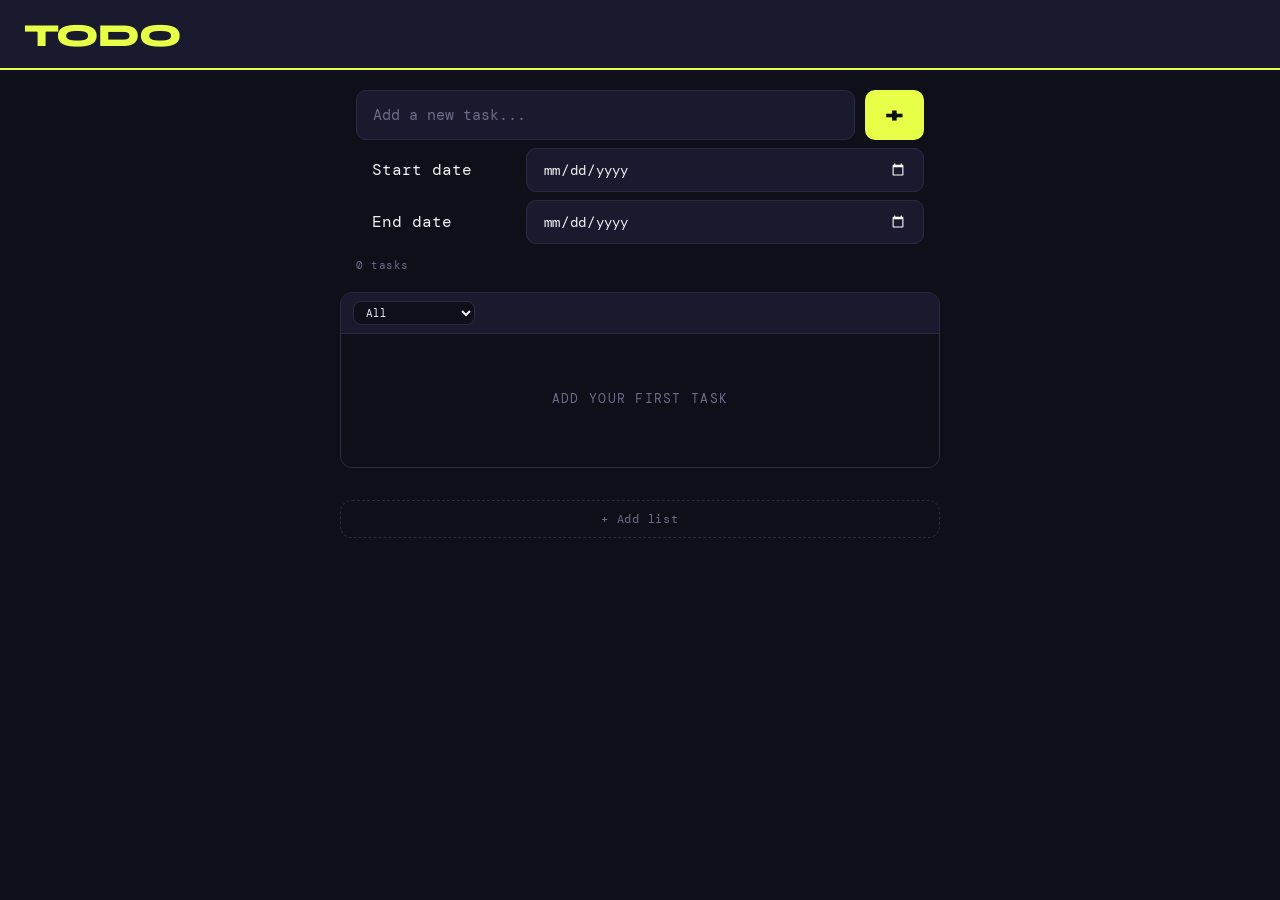
<file: index4.html>
<!DOCTYPE html>
<html lang="en">
<head>
  <meta charset="UTF-8" />
  <meta name="viewport" content="width=device-width, initial-scale=1.0" />
  <meta name="theme-color" content="#1a1a2e" />
  <meta name="apple-mobile-web-app-capable" content="yes" />
  <link rel="stylesheet" href="styles3.css">
  <title>Todo App</title>
</head>
<body>

<header>
  <h1>TODO</h1>
</header>

<div class="input-area">
  <div class="input-row">
    <input type="text" id="todoInput" placeholder="Add a new task..." maxlength="200" />
    <button id="addBtn" aria-label="Add todo">+</button>
  </div>
  <div class="date-row">
    <span>Start date</span>
    <input type="date" id="startDateInput" />
  </div>
  <div class="date-row">
    <span>End date</span>
    <input type="date" id="endDateInput" />
  </div>
</div>

<div class="footer-bar">
  <span id="countLabel">0 tasks</span>
  <!-- <button class="clear-btn" id="clearBtn">Clear completed</button> -->
</div>

<!-- Dynamic lists are injected here -->
<div class="lists-container" id="listsContainer"></div>

<button class="add-list-btn" id="addListBtn">+ Add list</button>

<!-- ── Github credentials Modal ─────────────────────────────────────────── -->
<div class="modal-overlay" id="githubModal">
  <div class="modal">
    <div class="modal-title">Github Credentials</div>
    <div class="modal-fields">
      <div class="modal-field">
        <label>Personal Access Token (repo scope)</label>
        <input type="password" id="token" placeholder="ghp_xxxxxxxxxxxx" />
      </div>  
      <div class="modal-field">
        <label>Username</label>
        <input type="text" id="username" placeholder="your-github-username" />
      </div>
      <div class="modal-field">
        <label>Repo name (must be private)</label>
        <input type="text" id="repo" placeholder="my-data" />
      </div>
      <div class="modal-field">
        <label>File name</label>
        <input type="text" id="filepath" value="todo.json" />
      </div>
    </div>
    <div class="modal-actions">
    <button onclick="connect()">Connect</button>
    </div>
  </div>
</div>


<!-- ── Date Edit Modal ─────────────────────────────────────────── -->
<div class="modal-overlay" id="dateModal">
  <div class="modal">
    <div class="modal-title">Edit dates</div>
    <div class="modal-task-name" id="modalTaskName"></div>
    <div class="modal-fields">
      <div class="modal-field">
        <label>Start date</label>
        <input type="date" id="modalStartDate" />
      </div>
      <div class="modal-field">
        <label>End date</label>
        <input type="date" id="modalEndDate" />
      </div>
    </div>
    <div class="modal-actions">
      <button class="modal-cancel-btn" id="modalCancelBtn">Cancel</button>
      <button class="modal-save-btn"   id="modalSaveBtn">Save</button>
    </div>
  </div>
</div>

<script>
  // This holds the file's SHA — GitHub needs it to overwrite a file.
  let sha = null;

  function headers() {
    return {
      'Authorization': `token ${id('token').value.trim()}`,
      'Accept':        'application/vnd.github+json',
      'Content-Type':  'application/json'
    };
  }

  // Data Connection
  async function connect() {
    //status('Loading…');
    try {
      const res = await fetch(url(), { headers: headers() });

      if (res.status === 404) {
        // File doesn't exist yet — that's fine, we'll create it on first save
        sha  = null;
        data = [];
        //render();
        alert('Connected. File does not exist yet — it will be created on first save.');
        return;
      }

      if (!res.ok) throw new Error(`HTTP ${res.status}`);

      const file = await res.json();

      // GitHub returns the file content as Base64 — decode it
      sha  = file.sha;
      data = JSON.parse(atob(file.content.replace(/\n/g, '')));

      //render();
      status('Loaded from GitHub. SHA: ' + sha);

    } catch (e) {
      status('Error: ' + e.message);
    }
  }


  // ── Element refs ──────────────────────────────────────────────
  const input          = document.getElementById('todoInput');
  const startDateInput = document.getElementById('startDateInput');
  const endDateInput   = document.getElementById('endDateInput');
  const addBtn         = document.getElementById('addBtn');
  const countLabel     = document.getElementById('countLabel');
  const listsContainer = document.getElementById('listsContainer');
  const addListBtn     = document.getElementById('addListBtn');

  // Modal refs
  const dateModal      = document.getElementById('dateModal');
  const modalTaskName  = document.getElementById('modalTaskName');
  const modalStartDate = document.getElementById('modalStartDate');
  const modalEndDate   = document.getElementById('modalEndDate');
  const modalCancelBtn = document.getElementById('modalCancelBtn');
  const modalSaveBtn   = document.getElementById('modalSaveBtn');

  //

  // ── State ─────────────────────────────────────────────────────
  let todos = JSON.parse(localStorage.getItem('todos') || '[]');
  let lists = [];
  let listCount = 0;
  let activeModalId = null; // tracks which todo is being edited

  // ── Persistence ───────────────────────────────────────────────
  function save() {
    localStorage.setItem('todos', JSON.stringify(todos));
  }

  // ── Modal ─────────────────────────────────────────────────────
  function openDateModal(id) {
    const t = todos.find(t => t.id === id);
    if (!t) return;
    activeModalId = id;
    modalTaskName.textContent  = t.text;
    modalStartDate.value = t.startDate || '';
    modalEndDate.value   = t.endDate   || '';
    dateModal.classList.add('open');
  }

  function closeDateModal() {
    dateModal.classList.remove('open');
    activeModalId = null;
  }

  function saveDateModal() {
    if (activeModalId === null) return;
    const t = todos.find(t => t.id === activeModalId);
    if (t) {
      t.startDate = modalStartDate.value || null;
      t.endDate   = modalEndDate.value   || null;
      save();
      renderAll();
    }
    closeDateModal();
  }

  // Close modal when clicking the overlay background
  dateModal.addEventListener('click', e => {
    if (e.target === dateModal) closeDateModal();
  });
  modalCancelBtn.addEventListener('click', closeDateModal);
  modalSaveBtn.addEventListener('click', saveDateModal);

  // ── Date filter helpers ───────────────────────────────────────

  
  function isThisToday(startDateStr, endDateStr) {
  if (!startDateStr) return false;
  const today = new Date();
  today.setHours(0, 0, 0, 0);
  const todayEnd = new Date(today);
  todayEnd.setHours(23, 59, 59, 999);
  const start = new Date(startDateStr + 'T00:00:00');
  const end = endDateStr ? new Date(endDateStr + 'T00:00:00') : start;
  return start <= todayEnd && end >= today;
  }

  function isThisWeek(startDateStr, endDateStr) {
    if (!startDateStr) return false;
    const today = new Date();
    today.setHours(0, 0, 0, 0);
    const diffToSun = today.getDay();
    const weekStart = new Date(today);
    weekStart.setDate(today.getDate() - diffToSun);
    const weekEnd = new Date(weekStart);
    weekEnd.setDate(weekStart.getDate() + 6);
    const start = new Date(startDateStr + 'T00:00:00');
    const end = endDateStr ? new Date(endDateStr + 'T00:00:00') : start;
    return start <= weekEnd && end >= weekStart;
  }

  function isNextWeek(startDateStr, endDateStr) {
    if (!startDateStr) return false;
    const today = new Date();
    today.setHours(0, 0, 0, 0);
    const thisWeekStart = new Date(today);
    thisWeekStart.setDate(today.getDate() - today.getDay());
    const nextWeekStart = new Date(thisWeekStart);
    nextWeekStart.setDate(thisWeekStart.getDate() + 7);
    const nextWeekEnd = new Date(nextWeekStart);
    nextWeekEnd.setDate(nextWeekStart.getDate() + 6);
    const start = new Date(startDateStr + 'T00:00:00');
    const end = endDateStr ? new Date(endDateStr + 'T00:00:00') : start;
    return start <= nextWeekEnd && end >= nextWeekStart;
  }

  function isThisMonth(startDateStr, endDateStr) {
    if (!startDateStr) return false;
    const today = new Date();
    const monthStart = new Date(today.getFullYear(), today.getMonth(), 1);
    const monthEnd   = new Date(today.getFullYear(), today.getMonth() + 1, 0);
    const start = new Date(startDateStr + 'T00:00:00');
    const end = endDateStr ? new Date(endDateStr + 'T00:00:00') : start;
    return start <= monthEnd && end >= monthStart;
  }

  function isThisNextMonth(startDateStr, endDateStr) {
    if (!startDateStr) return false;
    const today = new Date();
    const nextMonth = new Date(today.getFullYear(), today.getMonth() + 1, 1);
    const nextMonthEnd = new Date(today.getFullYear(), today.getMonth() + 2, 0); // last day of next month
    const start = new Date(startDateStr + 'T00:00:00');
    const end = endDateStr ? new Date(endDateStr + 'T00:00:00') : start;
    return start <= nextMonthEnd && end >= nextMonth;
  }

function isThisQuarter(startDateStr, endDateStr) {
  if (!startDateStr) return false;
  const today = new Date();
  const quarter = Math.floor(today.getMonth() / 3); // 0-indexed quarter
  const quarterStart = new Date(today.getFullYear(), quarter * 3, 1);
  const quarterEnd = new Date(today.getFullYear(), quarter * 3 + 3, 0); // last day of quarter
  const start = new Date(startDateStr + 'T00:00:00');
  const end = endDateStr ? new Date(endDateStr + 'T00:00:00') : start;
  return start <= quarterEnd && end >= quarterStart;
}

function isThisNextQuarter(startDateStr, endDateStr) {
  if (!startDateStr) return false;
  const today = new Date();
  const quarter = Math.floor(today.getMonth() / 3);
  const nextQuarter = (quarter + 1) % 4;
  const nextQuarterYear = quarter === 3 ? today.getFullYear() + 1 : today.getFullYear();
  const quarterStart = new Date(nextQuarterYear, nextQuarter * 3, 1);
  const quarterEnd = new Date(nextQuarterYear, nextQuarter * 3 + 3, 0);
  const start = new Date(startDateStr + 'T00:00:00');
  const end = endDateStr ? new Date(endDateStr + 'T00:00:00') : start;
  return start <= quarterEnd && end >= quarterStart;
}


  function isThisYear(startDateStr, endDateStr) {
  if (!startDateStr) return false;
  const year = new Date().getFullYear();
  const yearStart = new Date(year, 0, 1);
  const yearEnd = new Date(year, 11, 31);
  const start = new Date(startDateStr + 'T00:00:00');
  const end = endDateStr ? new Date(endDateStr + 'T00:00:00') : start;
  return start <= yearEnd && end >= yearStart;
  }

function isThisNextYear(startDateStr, endDateStr) {
  if (!startDateStr) return false;
  const nextYear = new Date().getFullYear() + 1;
  const yearStart = new Date(nextYear, 0, 1);
  const yearEnd = new Date(nextYear, 11, 31);
  const start = new Date(startDateStr + 'T00:00:00');
  const end = endDateStr ? new Date(endDateStr + 'T00:00:00') : start;
  return start <= yearEnd && end >= yearStart;
}

  // ── Filter logic ──────────────────────────────────────────────
  function applyFilter(filterValue) {
    return todos.filter(t => {
      if (filterValue === 'active')     return !t.done;
      if (filterValue === 'completed')  return t.done;
      if (filterValue === 'today')      return isThisToday(t.startDate, t.endDate);
      if (filterValue === 'week')       return isThisWeek(t.startDate, t.endDate);
      if (filterValue === 'nextweek')   return isNextWeek(t.startDate, t.endDate);
      if (filterValue === 'month')      return isThisMonth(t.startDate, t.endDate);
      if (filterValue === 'nextmonth')  return isThisMonth(t.startDate, t.endDate);
      if (filterValue === 'quarter')     return isThisQuarter(t.startDate, t.endDate);
      if (filterValue === 'nextquarter') return isThisNextQuarter(t.startDate, t.endDate);
      if (filterValue === 'year')       return isThisYear(t.startDate, t.endDate);
      if (filterValue === 'nextyear')   return isThisNextYear(t.startDate, t.endDate);
      return true;
    });
  }

  // ── List creation ─────────────────────────────────────────────
  function createList(filterValue = 'all') {
    const index = listCount++;
    lists.push({ index, filter: filterValue });

    const section = document.createElement('div');
    section.className = 'list-section';
    section.dataset.listSection = index;

    section.innerHTML = `
      <div class="list-header">
        <div class="list-header-left">
          <select class="list-filter-select" onchange="changeListFilter(${index}, this.value)">
            <option value="all"         ${filterValue === 'all'       ? 'selected' : ''}>All</option>
            <option value="active"      ${filterValue === 'active'    ? 'selected' : ''}>Active</option>
            <option value="completed"   ${filterValue === 'completed' ? 'selected' : ''}>Completed</option>
            <option value="today"       ${filterValue === 'today'     ? 'selected' : ''}>Today</option>
            <option value="week"        ${filterValue === 'week'      ? 'selected' : ''}>This Week</option>
            <option value="nextweek"    ${filterValue === 'nextweek'  ? 'selected' : ''}>Next Week</option>
            <option value="month"       ${filterValue === 'month'     ? 'selected' : ''}>This Month</option>
            <option value="nextmonth"   ${filterValue === 'nextmonth' ? 'selected' : ''}>Next Month</option>
            <option value="quarter"      ${filterValue === 'quarter'    ? 'selected' : ''}>This quarter</option>
            <option value="nextquarter"  ${filterValue === 'nextquarter' ? 'selected' : ''}>Next quarter</option>
            <option value="year"        ${filterValue === 'year'      ? 'selected' : ''}>This Year</option>
            <option value="nextyear"    ${filterValue === 'nextyear' ? 'selected' : ''}>Next Year</option>
          </select>
        </div>
        ${index > 0 ? `<button class="delete-list-btn" onclick="deleteList(${index})">✕ remove</button>` : ''}
      </div>
      <div class="list" data-list-index="${index}"></div>
    `;

    listsContainer.appendChild(section);
    renderList(index);
  }

  function changeListFilter(index, newFilter) {
    const entry = lists.find(l => l.index === index);
    if (entry) entry.filter = newFilter;
    renderList(index);
  }

  function deleteList(index) {
    const section = document.querySelector(`[data-list-section="${index}"]`);
    if (section) section.remove();
    lists = lists.filter(l => l.index !== index);
  }

  // ── Render a single list ──────────────────────────────────────
  function renderList(index) {
    const listEl = document.querySelector(`[data-list-index="${index}"]`);
    if (!listEl) return;
    const entry = lists.find(l => l.index === index);
    if (!entry) return;
    const filtered = applyFilter(entry.filter);
    listEl.innerHTML = filtered.length === 0
      ? emptyMessage(entry.filter)
      : filtered.map(todoHTML).join('');
  }

  // ── Render all lists ──────────────────────────────────────────
  function renderAll() {
    const active = todos.filter(t => !t.done).length;
    countLabel.textContent = `${active} task${active !== 1 ? 's' : ''} left`;
    lists.forEach(l => renderList(l.index));
    
  }

  // ── Task actions ──────────────────────────────────────────────
  function addTodo() {
    const text = input.value.trim();
    if (!text) return;
    const startDate = startDateInput.value || null;
    const endDate   = endDateInput.value   || null;
    todos.unshift({ id: Date.now(), text, startDate, endDate, done: false });
    input.value = '';
    startDateInput.value = '';
    endDateInput.value   = '';
    save();
    renderAll();
  }

  function toggleTodo(id) {
    const t = todos.find(t => t.id === id);
    if (t) t.done = !t.done;
    save();
    renderAll();
  }

  function deleteTodo(id) {
    todos = todos.filter(t => t.id !== id);
    save();
    renderAll();
  }

  function clearCompleted() {
    todos = todos.filter(t => !t.done);
    save();
    renderAll();
  }

  // ── HTML helpers ──────────────────────────────────────────────
  function emptyMessage(filterValue) {
    const messages = {
      completed: 'No completed tasks',
      active:    'Nothing to do!',
      week:      'No tasks this week',
      nextweek:  'No tasks next week',
      month:     'No tasks this month'
    };
    return `<p class="empty">${messages[filterValue] || 'Add your first task'}</p>`;
  }

  function todoHTML(t) {
    return `
      <div class="todo-item ${t.done ? 'done' : ''}">
        <button class="check-btn" onclick="toggleTodo(${t.id})" aria-label="Toggle">✓</button>
        <div class="todo-body">
          <span class="todo-text" onclick="openDateModal(${t.id})" title="Click to edit dates">${escapeHtml(t.text)}</span>
          <div class="todo-dates-row">
            ${t.startDate
              ? `<span class="todo-date">📅 ${formatDate(t.startDate)}</span>`
              : ''
            }
            ${t.endDate
              ? `<span class="todo-date">⏳ ${formatDate(t.endDate)}</span>`
              : ''
            }
            ${!t.startDate && !t.endDate
              ? `<span class="no-date-hint" onclick="openDateModal(${t.id})">+ add dates</span>`
              : ''
            }
          </div>
        </div>
        <button class="del-btn" onclick="deleteTodo(${t.id})" aria-label="Delete">✕</button>
      </div>
    `;
  }

  function formatDate(dateStr) {
    const [y, m, d] = dateStr.split('-');
    return `${d}/${m}/${y}`;
  }

  function escapeHtml(str) {
    return str.replace(/&/g,'&amp;').replace(/</g,'&lt;').replace(/>/g,'&gt;').replace(/"/g,'&quot;');
  }

  // ── Event listeners ───────────────────────────────────────────
  addBtn.addEventListener('click', addTodo);
  input.addEventListener('keydown', e => { if (e.key === 'Enter') addTodo(); });
  addListBtn.addEventListener('click', () => createList('all'));

  // ── Boot ──────────────────────────────────────────────────────
  createList('all');

  // ── Service worker ────────────────────────────────────────────
  if ('serviceWorker' in navigator) {
    const swCode = `
      const CACHE = 'todo-v1';
      self.addEventListener('install', e => {
        e.waitUntil(caches.open(CACHE).then(c => c.addAll(['./', './index.html'])));
      });
      self.addEventListener('fetch', e => {
        e.respondWith(caches.match(e.request).then(r => r || fetch(e.request)));
      });
    `;
    const blob = new Blob([swCode], { type: 'application/javascript' });
    const swUrl = URL.createObjectURL(blob);
    navigator.serviceWorker.register(swUrl).catch(() => {});
  }
</script>
</body>
</html>
</file>
<file: styles.css>
@import url('https://fonts.googleapis.com/css2?family=DM+Mono:wght@400;500&family=Syne:wght@700;800&display=swap');

    *, *::before, *::after { box-sizing: border-box; margin: 0; padding: 0; }

    :root {
      --bg: #0f0f1a;
      --surface: #1a1a2e;
      --border: #2a2a45;
      --accent: #e8ff47;
      --accent-dim: rgba(232,255,71,0.12);
      --text: #f0f0f0;
      --muted: #6b6b8a;
      --done: #3a3a55;
    }

    body {
      background: var(--bg);
      color: var(--text);
      font-family: 'DM Mono', monospace;
      min-height: 100vh;
      padding: 0;
      display: flex;
      flex-direction: column;
      align-items: center;
    }

    header {
      width: 100%;
      background: var(--surface);
      border-bottom: 2px solid var(--accent);
      padding: 20px 24px 16px;
      position: sticky;
      top: 0;
      z-index: 10;
    }

    header h1 {
      font-family: 'Syne', sans-serif;
      font-size: 2rem;
      font-weight: 800;
      letter-spacing: -1px;
      color: var(--accent);
      line-height: 1;
    }

    header p {
      font-size: 0.7rem;
      color: var(--muted);
      margin-top: 4px;
      letter-spacing: 0.08em;
      text-transform: uppercase;
    }

    .input-area {
      width: 100%;
      max-width: 600px;
      padding: 20px 16px 12px;
    }

    .input-row {
      display: flex;
      gap: 10px;
    }

    .input-row input {
      flex: 1;
      background: var(--surface);
      border: 1.5px solid var(--border);
      border-radius: 10px;
      padding: 14px 16px;
      font-family: 'DM Mono', monospace;
      font-size: 0.95rem;
      color: var(--text);
      outline: none;
      transition: border-color 0.2s;
    }

    .input-row input::placeholder { color: var(--muted); }
    .input-row input:focus { border-color: var(--accent); }

    .input-row button {
      background: var(--accent);
      color: #0f0f1a;
      border: none;
      border-radius: 10px;
      padding: 0 20px;
      font-family: 'Syne', sans-serif;
      font-size: 1.5rem;
      font-weight: 800;
      cursor: pointer;
      transition: opacity 0.15s, transform 0.1s;
      line-height: 1;
    }

    .input-row button:active { opacity: 0.8; transform: scale(0.96); }

    .filters {
      display: flex;
      gap: 6px;
      margin-top: 12px;
    }

    .filters button {
      background: none;
      border: 1.5px solid var(--border);
      border-radius: 20px;
      padding: 5px 14px;
      font-family: 'DM Mono', monospace;
      font-size: 0.72rem;
      color: var(--muted);
      cursor: pointer;
      transition: all 0.15s;
      letter-spacing: 0.05em;
    }

    .filters button.active {
      border-color: var(--accent);
      color: var(--accent);
      background: var(--accent-dim);
    }

    .list {
      width: 100%;
      max-width: 600px;
      padding: 4px 16px 80px;
      display: flex;
      flex-direction: column;
      gap: 8px;
    }

    .empty {
      text-align: center;
      color: var(--muted);
      font-size: 0.8rem;
      padding: 48px 0;
      letter-spacing: 0.1em;
      text-transform: uppercase;
    }

    .todo-item {
      display: flex;
      align-items: center;
      gap: 12px;
      background: var(--surface);
      border: 1.5px solid var(--border);
      border-radius: 12px;
      padding: 14px 14px;
      transition: border-color 0.2s, opacity 0.2s;
      animation: slideIn 0.18s ease;
    }

    @keyframes slideIn {
      from { opacity: 0; transform: translateY(-6px); }
      to   { opacity: 1; transform: translateY(0); }
    }

    .todo-item.done {
      opacity: 0.5;
      border-color: var(--done);
    }

    .todo-item.done .todo-text {
      text-decoration: line-through;
      color: var(--muted);
    }

    .check-btn {
      width: 24px;
      height: 24px;
      min-width: 24px;
      border-radius: 50%;
      border: 2px solid var(--border);
      background: none;
      cursor: pointer;
      display: flex;
      align-items: center;
      justify-content: center;
      transition: all 0.15s;
      font-size: 0.8rem;
      color: transparent;
    }

    .todo-item.done .check-btn {
      background: var(--accent);
      border-color: var(--accent);
      color: #0f0f1a;
    }

    .todo-text {
      flex: 1;
      font-size: 0.92rem;
      line-height: 1.4;
      word-break: break-word;
    }

    .del-btn {
      background: none;
      border: none;
      color: var(--muted);
      cursor: pointer;
      font-size: 1.1rem;
      padding: 4px 6px;
      border-radius: 6px;
      transition: color 0.15s, background 0.15s;
      line-height: 1;
    }

    .del-btn:active { color: #ff6b6b; background: rgba(255,107,107,0.1); }

    .footer-bar {
      width: 100%;
      max-width: 600px;
      padding: 0 16px;
      display: flex;
      justify-content: space-between;
      align-items: center;
      font-size: 0.7rem;
      color: var(--muted);
      letter-spacing: 0.05em;
      margin-top: 2px;
    }

    .clear-btn {
      background: none;
      border: none;
      color: var(--muted);
      font-family: 'DM Mono', monospace;
      font-size: 0.7rem;
      cursor: pointer;
      text-decoration: underline;
      padding: 0;
    }

    .clear-btn:active { color: #ff6b6b; }

    .date-row {
      margin-top: 8px;
      display: flex;
    }
    .date-row span {
      width: 30%;
      padding: 11px 16px;
    }
    .date-row input[type="date"] {
      width: 70%;
      background: var(--surface);
      border: 1.5px solid var(--border);
      border-radius: 10px;
      padding: 11px 16px;
      font-family: 'DM Mono', monospace;
      font-size: 0.88rem;
      color: var(--text);
      outline: none;
      transition: border-color 0.2s;
      color-scheme: dark;
    }

    .date-row input[type="date"]:focus { border-color: var(--accent); }

    .todo-date {
      
      font-size: 0.68rem;
      color: var(--accent);
      margin-top: 3px;
      letter-spacing: 0.04em;
      cursor: pointer;
      display: inline-flex;
      align-items: center;
      gap: 10px;
    }

    .todo-item.done .todo-date { color: var(--muted); }

    .todo-date:hover { opacity: 0.8; }

    .no-date-btn {
      background: none;
      border: none;
      font-family: 'DM Mono', monospace;
      font-size: 0.65rem;
      color: var(--muted);
      cursor: pointer;
      padding: 2px 0;
      margin-top: 3px;
      letter-spacing: 0.04em;
      text-decoration: underline dashed;
      text-underline-offset: 2px;
      text-align: left;
    }

    .no-date-btn:active { color: var(--accent); }

    .inline-date-input {
      background: var(--bg);
      border: 1.5px solid var(--accent);
      border-radius: 7px;
      padding: 4px 8px;
      font-family: 'DM Mono', monospace;
      font-size: 0.75rem;
      color: var(--text);
      outline: none;
      margin-top: 4px;
      color-scheme: dark;
      width: 100%;
    }
    .todo-body {
      flex: 1;
      display: flex;
      flex-direction: column;
      min-width: 0;
    }
    .clear-date-btn {
      background: none;
      border: 1.5px solid var(--border);
      border-radius: 20px;
      padding: 1px 14px;
      font-family: 'DM Mono', monospace;
      font-size: 0.7rem;
      color: var(--muted);
      cursor: pointer;
      transition: all 0.15s;
      /*letter-spacing: 0.05em;*/
    }
</file>
<file: styles2.css>
@import url('https://fonts.googleapis.com/css2?family=DM+Mono:wght@400;500&family=Syne:wght@700;800&display=swap');

*, *::before, *::after { box-sizing: border-box; margin: 0; padding: 0; }

:root {
  --bg: #0f0f1a;
  --surface: #1a1a2e;
  --border: #2a2a45;
  --accent: #e8ff47;
  --accent-dim: rgba(232,255,71,0.12);
  --text: #f0f0f0;
  --muted: #6b6b8a;
  --done: #3a3a55;
}

body {
  background: var(--bg);
  color: var(--text);
  font-family: 'DM Mono', monospace;
  min-height: 100vh;
  padding: 0;
  display: flex;
  flex-direction: column;
  align-items: center;
}

header {
  width: 100%;
  background: var(--surface);
  border-bottom: 2px solid var(--accent);
  padding: 20px 24px 16px;
  position: sticky;
  top: 0;
  z-index: 10;
}

header h1 {
  font-family: 'Syne', sans-serif;
  font-size: 2rem;
  font-weight: 800;
  letter-spacing: -1px;
  color: var(--accent);
  line-height: 1;
}

header p {
  font-size: 0.7rem;
  color: var(--muted);
  margin-top: 4px;
  letter-spacing: 0.08em;
  text-transform: uppercase;
}

.input-area {
  width: 100%;
  max-width: 600px;
  padding: 20px 16px 12px;
}

.input-row {
  display: flex;
  gap: 10px;
}

.input-row input {
  flex: 1;
  background: var(--surface);
  border: 1.5px solid var(--border);
  border-radius: 10px;
  padding: 14px 16px;
  font-family: 'DM Mono', monospace;
  font-size: 0.95rem;
  color: var(--text);
  outline: none;
  transition: border-color 0.2s;
}

.input-row input::placeholder { color: var(--muted); }
.input-row input:focus { border-color: var(--accent); }

.input-row button {
  background: var(--accent);
  color: #0f0f1a;
  border: none;
  border-radius: 10px;
  padding: 0 20px;
  font-family: 'Syne', sans-serif;
  font-size: 1.5rem;
  font-weight: 800;
  cursor: pointer;
  transition: opacity 0.15s, transform 0.1s;
  line-height: 1;
}

.input-row button:active { opacity: 0.8; transform: scale(0.96); }

.filters {
  display: flex;
  gap: 6px;
  margin-top: 12px;
}

.filters button {
  background: none;
  border: 1.5px solid var(--border);
  border-radius: 20px;
  padding: 5px 14px;
  font-family: 'DM Mono', monospace;
  font-size: 0.72rem;
  color: var(--muted);
  cursor: pointer;
  transition: all 0.15s;
  letter-spacing: 0.05em;
}

.filters button.active {
  border-color: var(--accent);
  color: var(--accent);
  background: var(--accent-dim);
}

.list {
  width: 100%;
  max-width: 600px;
  padding: 4px 16px 24px;
  display: flex;
  flex-direction: column;
  gap: 8px;
}

.empty {
  text-align: center;
  color: var(--muted);
  font-size: 0.8rem;
  padding: 48px 0;
  letter-spacing: 0.1em;
  text-transform: uppercase;
}

.todo-item {
  display: flex;
  align-items: center;
  gap: 12px;
  background: var(--surface);
  border: 1.5px solid var(--border);
  border-radius: 12px;
  padding: 14px 14px;
  transition: border-color 0.2s, opacity 0.2s;
  animation: slideIn 0.18s ease;
}

@keyframes slideIn {
  from { opacity: 0; transform: translateY(-6px); }
  to   { opacity: 1; transform: translateY(0); }
}

.todo-item.done {
  opacity: 0.5;
  border-color: var(--done);
}

.todo-item.done .todo-text {
  text-decoration: line-through;
  color: var(--muted);
}

.check-btn {
  width: 24px;
  height: 24px;
  min-width: 24px;
  border-radius: 50%;
  border: 2px solid var(--border);
  background: none;
  cursor: pointer;
  display: flex;
  align-items: center;
  justify-content: center;
  transition: all 0.15s;
  font-size: 0.8rem;
  color: transparent;
}

.todo-item.done .check-btn {
  background: var(--accent);
  border-color: var(--accent);
  color: #0f0f1a;
}

.todo-text {
  flex: 1;
  font-size: 0.92rem;
  line-height: 1.4;
  word-break: break-word;
}

.del-btn {
  background: none;
  border: none;
  color: var(--muted);
  cursor: pointer;
  font-size: 1.1rem;
  padding: 4px 6px;
  border-radius: 6px;
  transition: color 0.15s, background 0.15s;
  line-height: 1;
}

.del-btn:active { color: #ff6b6b; background: rgba(255,107,107,0.1); }

.footer-bar {
  width: 100%;
  max-width: 600px;
  padding: 0 16px;
  display: flex;
  justify-content: space-between;
  align-items: center;
  font-size: 0.7rem;
  color: var(--muted);
  letter-spacing: 0.05em;
  margin-top: 2px;
}

.clear-btn {
  background: none;
  border: none;
  color: var(--muted);
  font-family: 'DM Mono', monospace;
  font-size: 0.7rem;
  cursor: pointer;
  text-decoration: underline;
  padding: 0;
}

.clear-btn:active { color: #ff6b6b; }

.date-row {
  margin-top: 8px;
  display: flex;
}
.date-row span {
  width: 30%;
  padding: 11px 16px;
}
.date-row input[type="date"] {
  width: 70%;
  background: var(--surface);
  border: 1.5px solid var(--border);
  border-radius: 10px;
  padding: 11px 16px;
  font-family: 'DM Mono', monospace;
  font-size: 0.88rem;
  color: var(--text);
  outline: none;
  transition: border-color 0.2s;
  color-scheme: dark;
}

.date-row input[type="date"]:focus { border-color: var(--accent); }

.todo-date {
  font-size: 0.68rem;
  color: var(--accent);
  margin-top: 3px;
  letter-spacing: 0.04em;
  cursor: pointer;
  display: inline-flex;
  align-items: center;
  gap: 10px;
}

.todo-item.done .todo-date { color: var(--muted); }

.todo-date:hover { opacity: 0.8; }

.no-date-btn {
  background: none;
  border: none;
  font-family: 'DM Mono', monospace;
  font-size: 0.65rem;
  color: var(--muted);
  cursor: pointer;
  padding: 2px 0;
  margin-top: 3px;
  letter-spacing: 0.04em;
  text-decoration: underline dashed;
  text-underline-offset: 2px;
  text-align: left;
}

.no-date-btn:active { color: var(--accent); }

.inline-date-input {
  background: var(--bg);
  border: 1.5px solid var(--accent);
  border-radius: 7px;
  padding: 4px 8px;
  font-family: 'DM Mono', monospace;
  font-size: 0.75rem;
  color: var(--text);
  outline: none;
  margin-top: 4px;
  color-scheme: dark;
  width: 100%;
}

.todo-body {
  flex: 1;
  display: flex;
  flex-direction: column;
  min-width: 0;
}

.clear-date-btn {
  background: none;
  border: 1.5px solid var(--border);
  border-radius: 20px;
  padding: 1px 14px;
  font-family: 'DM Mono', monospace;
  font-size: 0.7rem;
  color: var(--muted);
  cursor: pointer;
  transition: all 0.15s;
}

/* ── Dynamic multi-list styles ──────────────────────────────── */

.lists-container {
  width: 100%;
  max-width: 1400px;
  /*padding: 16px 16px 0;*/
  padding: 20px;
  display: flex;
  flex-direction: row;
  gap: 50px;
  flex-wrap: wrap;
  justify-content: center;
}

/* Each list is wrapped in a section with a header and a .list body */
.list-section {
  flex: 1 1 400px; /* add this — grows to fill space, min 400px */
  max-width: 600px;
  border: 1.5px solid var(--border);
  border-radius: 12px;
  overflow: hidden;
  animation: slideIn 0.18s ease;
}

.list-section .list {
  /* override the standalone .list padding — no outer margin needed here */
  padding: 8px 12px 12px;
  max-width: 100%;
}

/* Header bar sitting above each list */
.list-header {
  display: flex;
  align-items: center;
  justify-content: space-between;
  padding: 8px 12px;
  background: var(--surface);
  border-bottom: 1.5px solid var(--border);
}

.list-header-left {
  display: flex;
  align-items: center;
  gap: 8px;
  font-size: 0.7rem;
  color: var(--muted);
  letter-spacing: 0.05em;
}

/* The filter <select> inside each list header */
.list-filter-select {
  background: var(--bg);
  border: 1.5px solid var(--border);
  border-radius: 8px;
  color: var(--text);
  font-family: 'DM Mono', monospace;
  font-size: 0.7rem;
  padding: 3px 8px;
  cursor: pointer;
  outline: none;
  transition: border-color 0.15s;
}

.list-filter-select:focus { border-color: var(--accent); }

/* The dropdown options inherit the dark surface */
.list-filter-select option { background: var(--surface); }

/* Remove button in each list header */
.delete-list-btn {
  background: none;
  border: 1.5px solid var(--border);
  border-radius: 20px;
  color: var(--muted);
  font-family: 'DM Mono', monospace;
  font-size: 0.65rem;
  padding: 2px 10px;
  cursor: pointer;
  letter-spacing: 0.04em;
  transition: color 0.15s, border-color 0.15s, background 0.15s;
}

.delete-list-btn:hover {
  color: #ff6b6b;
  border-color: #ff6b6b;
  background: rgba(255, 107, 107, 0.08);
}

/* "+ Add list" button below all lists */
.add-list-btn {
  width: 100%;
  max-width: 600px;
  margin: 12px 0 80px;
  padding: 10px;
  background: none;
  border: 1.5px dashed var(--border);
  border-radius: 12px;
  color: var(--muted);
  font-family: 'DM Mono', monospace;
  font-size: 0.78rem;
  letter-spacing: 0.06em;
  cursor: pointer;
  transition: border-color 0.15s, color 0.15s, background 0.15s;
}

.add-list-btn:hover {
  border-color: var(--accent);
  color: var(--accent);
  background: var(--accent-dim);
}
</file>
<file: styles3.css>
@import url('https://fonts.googleapis.com/css2?family=DM+Mono:wght@400;500&family=Syne:wght@700;800&display=swap');

*, *::before, *::after { box-sizing: border-box; margin: 0; padding: 0; }

:root {
  --bg: #0f0f1a;
  --surface: #1a1a2e;
  --border: #2a2a45;
  --accent: #e8ff47;
  --accent-dim: rgba(232,255,71,0.12);
  --text: #f0f0f0;
  --muted: #6b6b8a;
  --done: #3a3a55;
}

body {
  background: var(--bg);
  color: var(--text);
  font-family: 'DM Mono', monospace;
  min-height: 100vh;
  padding: 0;
  display: flex;
  flex-direction: column;
  align-items: center;
}

header {
  width: 100%;
  background: var(--surface);
  border-bottom: 2px solid var(--accent);
  padding: 20px 24px 16px;
  position: sticky;
  top: 0;
  z-index: 10;
}

header h1 {
  font-family: 'Syne', sans-serif;
  font-size: 2rem;
  font-weight: 800;
  letter-spacing: -1px;
  color: var(--accent);
  line-height: 1;
}

header p {
  font-size: 0.7rem;
  color: var(--muted);
  margin-top: 4px;
  letter-spacing: 0.08em;
  text-transform: uppercase;
}

.input-area {
  width: 100%;
  max-width: 600px;
  padding: 20px 16px 12px;
}

.input-row {
  display: flex;
  gap: 10px;
}

.input-row input {
  flex: 1;
  background: var(--surface);
  border: 1.5px solid var(--border);
  border-radius: 10px;
  padding: 14px 16px;
  font-family: 'DM Mono', monospace;
  font-size: 0.95rem;
  color: var(--text);
  outline: none;
  transition: border-color 0.2s;
}

.input-row input::placeholder { color: var(--muted); }
.input-row input:focus { border-color: var(--accent); }

.input-row button {
  background: var(--accent);
  color: #0f0f1a;
  border: none;
  border-radius: 10px;
  padding: 0 20px;
  font-family: 'Syne', sans-serif;
  font-size: 1.5rem;
  font-weight: 800;
  cursor: pointer;
  transition: opacity 0.15s, transform 0.1s;
  line-height: 1;
}

.input-row button:active { opacity: 0.8; transform: scale(0.96); }

.filters {
  display: flex;
  gap: 6px;
  margin-top: 12px;
}

.filters button {
  background: none;
  border: 1.5px solid var(--border);
  border-radius: 20px;
  padding: 5px 14px;
  font-family: 'DM Mono', monospace;
  font-size: 0.72rem;
  color: var(--muted);
  cursor: pointer;
  transition: all 0.15s;
  letter-spacing: 0.05em;
}

.filters button.active {
  border-color: var(--accent);
  color: var(--accent);
  background: var(--accent-dim);
}

.list {
  width: 100%;
  max-width: 600px;
  padding: 4px 16px 24px;
  display: flex;
  flex-direction: column;
  gap: 8px;
}

.empty {
  text-align: center;
  color: var(--muted);
  font-size: 0.8rem;
  padding: 48px 0;
  letter-spacing: 0.1em;
  text-transform: uppercase;
}

.todo-item {
  display: flex;
  align-items: center;
  gap: 12px;
  background: var(--surface);
  border: 1.5px solid var(--border);
  border-radius: 12px;
  padding: 14px 14px;
  transition: border-color 0.2s, opacity 0.2s;
  animation: slideIn 0.18s ease;
}

@keyframes slideIn {
  from { opacity: 0; transform: translateY(-6px); }
  to   { opacity: 1; transform: translateY(0); }
}

.todo-item.done {
  opacity: 0.5;
  border-color: var(--done);
}

.todo-item.done .todo-text {
  text-decoration: line-through;
  color: var(--muted);
}

.check-btn {
  width: 24px;
  height: 24px;
  min-width: 24px;
  border-radius: 50%;
  border: 2px solid var(--border);
  background: none;
  cursor: pointer;
  display: flex;
  align-items: center;
  justify-content: center;
  transition: all 0.15s;
  font-size: 0.8rem;
  color: transparent;
}

.todo-item.done .check-btn {
  background: var(--accent);
  border-color: var(--accent);
  color: #0f0f1a;
}

.todo-text {
  flex: 1;
  font-size: 0.92rem;
  line-height: 1.4;
  word-break: break-word;
}

.del-btn {
  background: none;
  border: none;
  color: var(--muted);
  cursor: pointer;
  font-size: 1.1rem;
  padding: 4px 6px;
  border-radius: 6px;
  transition: color 0.15s, background 0.15s;
  line-height: 1;
}

.del-btn:active { color: #ff6b6b; background: rgba(255,107,107,0.1); }

.footer-bar {
  width: 100%;
  max-width: 600px;
  padding: 0 16px;
  display: flex;
  justify-content: space-between;
  align-items: center;
  font-size: 0.7rem;
  color: var(--muted);
  letter-spacing: 0.05em;
  margin-top: 2px;
}

.clear-btn {
  background: none;
  border: none;
  color: var(--muted);
  font-family: 'DM Mono', monospace;
  font-size: 0.7rem;
  cursor: pointer;
  text-decoration: underline;
  padding: 0;
}

.clear-btn:active { color: #ff6b6b; }

.date-row {
  margin-top: 8px;
  display: flex;
}
.date-row span {
  width: 30%;
  padding: 11px 16px;
}
.date-row input[type="date"] {
  width: 70%;
  background: var(--surface);
  border: 1.5px solid var(--border);
  border-radius: 10px;
  padding: 11px 16px;
  font-family: 'DM Mono', monospace;
  font-size: 0.88rem;
  color: var(--text);
  outline: none;
  transition: border-color 0.2s;
  color-scheme: dark;
}

.date-row input[type="date"]:focus { border-color: var(--accent); }

.todo-date {
  font-size: 0.68rem;
  color: var(--accent);
  margin-top: 3px;
  letter-spacing: 0.04em;
  cursor: pointer;
  display: inline-flex;
  align-items: center;
  gap: 10px;
}

.todo-item.done .todo-date { color: var(--muted); }

.todo-date:hover { opacity: 0.8; }

.no-date-btn {
  background: none;
  border: none;
  font-family: 'DM Mono', monospace;
  font-size: 0.65rem;
  color: var(--muted);
  cursor: pointer;
  padding: 2px 0;
  margin-top: 3px;
  letter-spacing: 0.04em;
  text-decoration: underline dashed;
  text-underline-offset: 2px;
  text-align: left;
}

.no-date-btn:active { color: var(--accent); }

.inline-date-input {
  background: var(--bg);
  border: 1.5px solid var(--accent);
  border-radius: 7px;
  padding: 4px 8px;
  font-family: 'DM Mono', monospace;
  font-size: 0.75rem;
  color: var(--text);
  outline: none;
  margin-top: 4px;
  color-scheme: dark;
  width: 100%;
}

.todo-body {
  flex: 1;
  display: flex;
  flex-direction: column;
  min-width: 0;
}

.clear-date-btn {
  background: none;
  border: 1.5px solid var(--border);
  border-radius: 20px;
  padding: 1px 14px;
  font-family: 'DM Mono', monospace;
  font-size: 0.7rem;
  color: var(--muted);
  cursor: pointer;
  transition: all 0.15s;
}

/* ── Dynamic multi-list styles ──────────────────────────────── */

.lists-container {
  width: 100%;
  max-width: 1400px;
  /*padding: 16px 16px 0;*/
  padding: 20px;
  display: flex;
  flex-direction: row;
  gap: 50px;
  flex-wrap: wrap;
  justify-content: center;
}

/* Each list is wrapped in a section with a header and a .list body */
.list-section {
  flex: 1 1 400px; /* add this — grows to fill space, min 400px */
  max-width: 600px;
  border: 1.5px solid var(--border);
  border-radius: 12px;
  overflow: hidden;
  animation: slideIn 0.18s ease;
}

.list-section .list {
  /* override the standalone .list padding — no outer margin needed here */
  padding: 8px 12px 12px;
  max-width: 100%;
}

/* Header bar sitting above each list */
.list-header {
  display: flex;
  align-items: center;
  justify-content: space-between;
  padding: 8px 12px;
  background: var(--surface);
  border-bottom: 1.5px solid var(--border);
}

.list-header-left {
  display: flex;
  align-items: center;
  gap: 8px;
  font-size: 0.7rem;
  color: var(--muted);
  letter-spacing: 0.05em;
}

/* The filter <select> inside each list header */
.list-filter-select {
  background: var(--bg);
  border: 1.5px solid var(--border);
  border-radius: 8px;
  color: var(--text);
  font-family: 'DM Mono', monospace;
  font-size: 0.7rem;
  padding: 3px 8px;
  cursor: pointer;
  outline: none;
  transition: border-color 0.15s;
}

.list-filter-select:focus { border-color: var(--accent); }

/* The dropdown options inherit the dark surface */
.list-filter-select option { background: var(--surface); }

/* Remove button in each list header */
.delete-list-btn {
  background: none;
  border: 1.5px solid var(--border);
  border-radius: 20px;
  color: var(--muted);
  font-family: 'DM Mono', monospace;
  font-size: 0.65rem;
  padding: 2px 10px;
  cursor: pointer;
  letter-spacing: 0.04em;
  transition: color 0.15s, border-color 0.15s, background 0.15s;
}

.delete-list-btn:hover {
  color: #ff6b6b;
  border-color: #ff6b6b;
  background: rgba(255, 107, 107, 0.08);
}

/* "+ Add list" button below all lists */
.add-list-btn {
  width: 100%;
  max-width: 600px;
  margin: 12px 0 80px;
  padding: 10px;
  background: none;
  border: 1.5px dashed var(--border);
  border-radius: 12px;
  color: var(--muted);
  font-family: 'DM Mono', monospace;
  font-size: 0.78rem;
  letter-spacing: 0.06em;
  cursor: pointer;
  transition: border-color 0.15s, color 0.15s, background 0.15s;
}

.add-list-btn:hover {
  border-color: var(--accent);
  color: var(--accent);
  background: var(--accent-dim);
}

/* ── Date Edit Modal ──────────────────────────────────────────── */

.modal-overlay {
  display: none;
  position: fixed;
  inset: 0;
  background: rgba(0, 0, 0, 0.65);
  backdrop-filter: blur(4px);
  z-index: 1000;
  align-items: center;
  justify-content: center;
}

.modal-overlay.open {
  display: flex;
}

.modal {
  background: var(--surface);
  border: 1.5px solid var(--border);
  border-radius: 16px;
  padding: 1.8rem 2rem;
  width: min(420px, 92vw);
  box-shadow: 0 24px 60px rgba(0, 0, 0, 0.6);
  animation: modal-in 0.2s cubic-bezier(0.34, 1.56, 0.64, 1);
}

@keyframes modal-in {
  from { opacity: 0; transform: scale(0.92) translateY(8px); }
  to   { opacity: 1; transform: scale(1)    translateY(0);   }
}

.modal-title {
  font-family: 'Syne', sans-serif;
  font-size: 0.65rem;
  font-weight: 700;
  letter-spacing: 0.14em;
  text-transform: uppercase;
  color: var(--muted);
  margin-bottom: 0.4rem;
}

.modal-task-name {
  font-family: 'DM Mono', monospace;
  font-size: 0.95rem;
  color: var(--text);
  margin-bottom: 1.6rem;
  white-space: nowrap;
  overflow: hidden;
  text-overflow: ellipsis;
  border-bottom: 1px solid var(--border);
  padding-bottom: 1rem;
}

.modal-fields {
  display: flex;
  flex-direction: column;
  gap: 1rem;
}

.modal-field label {
  display: block;
  font-family: 'DM Mono', monospace;
  font-size: 0.65rem;
  letter-spacing: 0.12em;
  text-transform: uppercase;
  color: var(--muted);
  margin-bottom: 0.35rem;
}

.modal-field input[type="date"] {
  width: 100%;
  background: var(--bg);
  border: 1.5px solid var(--border);
  border-radius: 8px;
  color: var(--text);
  font-family: 'DM Mono', monospace;
  font-size: 0.88rem;
  padding: 0.55rem 0.75rem;
  outline: none;
  transition: border-color 0.2s;
  color-scheme: dark;
}

.modal-field input[type="date"]:focus {
  border-color: var(--accent);
}

.modal-field input[type="text"]:focus {
  border-color: var(--accent);
}

.modal-field input[type="password"]:focus {
  border-color: var(--accent);
}

.modal-actions {
  display: flex;
  justify-content: flex-end;
  gap: 0.75rem;
  margin-top: 1.8rem;
}

.modal-cancel-btn {
  background: transparent;
  border: 1.5px solid var(--border);
  border-radius: 8px;
  color: var(--muted);
  font-family: 'DM Mono', monospace;
  font-size: 0.75rem;
  padding: 0.5rem 1rem;
  cursor: pointer;
  transition: border-color 0.15s, color 0.15s;
}

.modal-cancel-btn:hover {
  border-color: var(--text);
  color: var(--text);
}

.modal-save-btn {
  background: var(--accent);
  border: 1.5px solid var(--accent);
  border-radius: 8px;
  color: #0f0f1a;
  font-family: 'DM Mono', monospace;
  font-size: 0.75rem;
  font-weight: 500;
  padding: 0.5rem 1.2rem;
  cursor: pointer;
  transition: opacity 0.15s, transform 0.1s;
}

.modal-save-btn:active {
  opacity: 0.8;
  transform: scale(0.97);
}

/* Clickable task name */
.todo-text {
  cursor: pointer;
  transition: color 0.15s;
}

.todo-text:hover {
  color: var(--accent);
}

/* Compact date badges inside task row */
.todo-dates-row {
  display: flex;
  gap: 10px;
  margin-top: 4px;
  flex-wrap: wrap;
}

.todo-dates-row .todo-date {
  font-size: 0.67rem;
  color: var(--accent);
  letter-spacing: 0.04em;
  cursor: default;
}

.todo-item.done .todo-dates-row .todo-date {
  color: var(--muted);
}

.no-date-hint {
  font-size: 0.65rem;
  color: var(--muted);
  cursor: pointer;
  text-decoration: underline dashed;
  text-underline-offset: 2px;
  letter-spacing: 0.04em;
  transition: color 0.15s;
}

.no-date-hint:hover {
  color: var(--accent);
}
</file>
